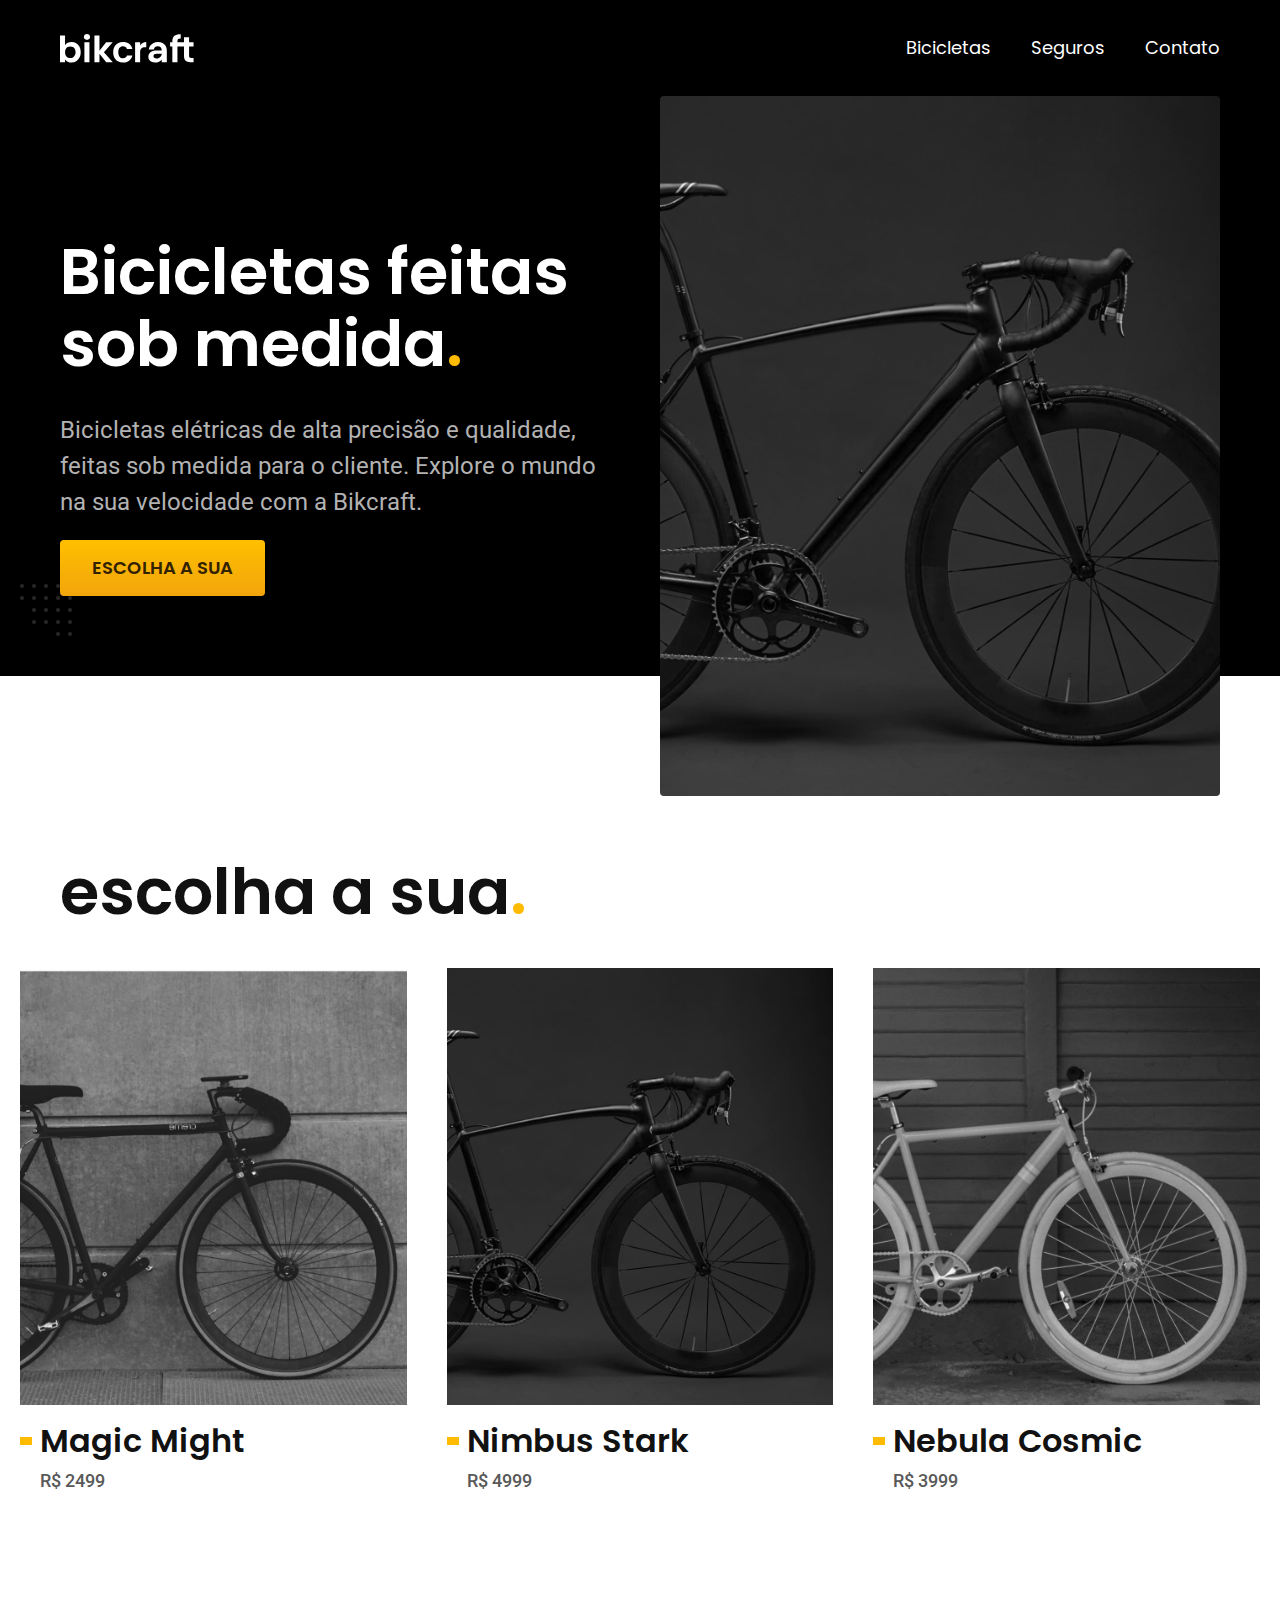
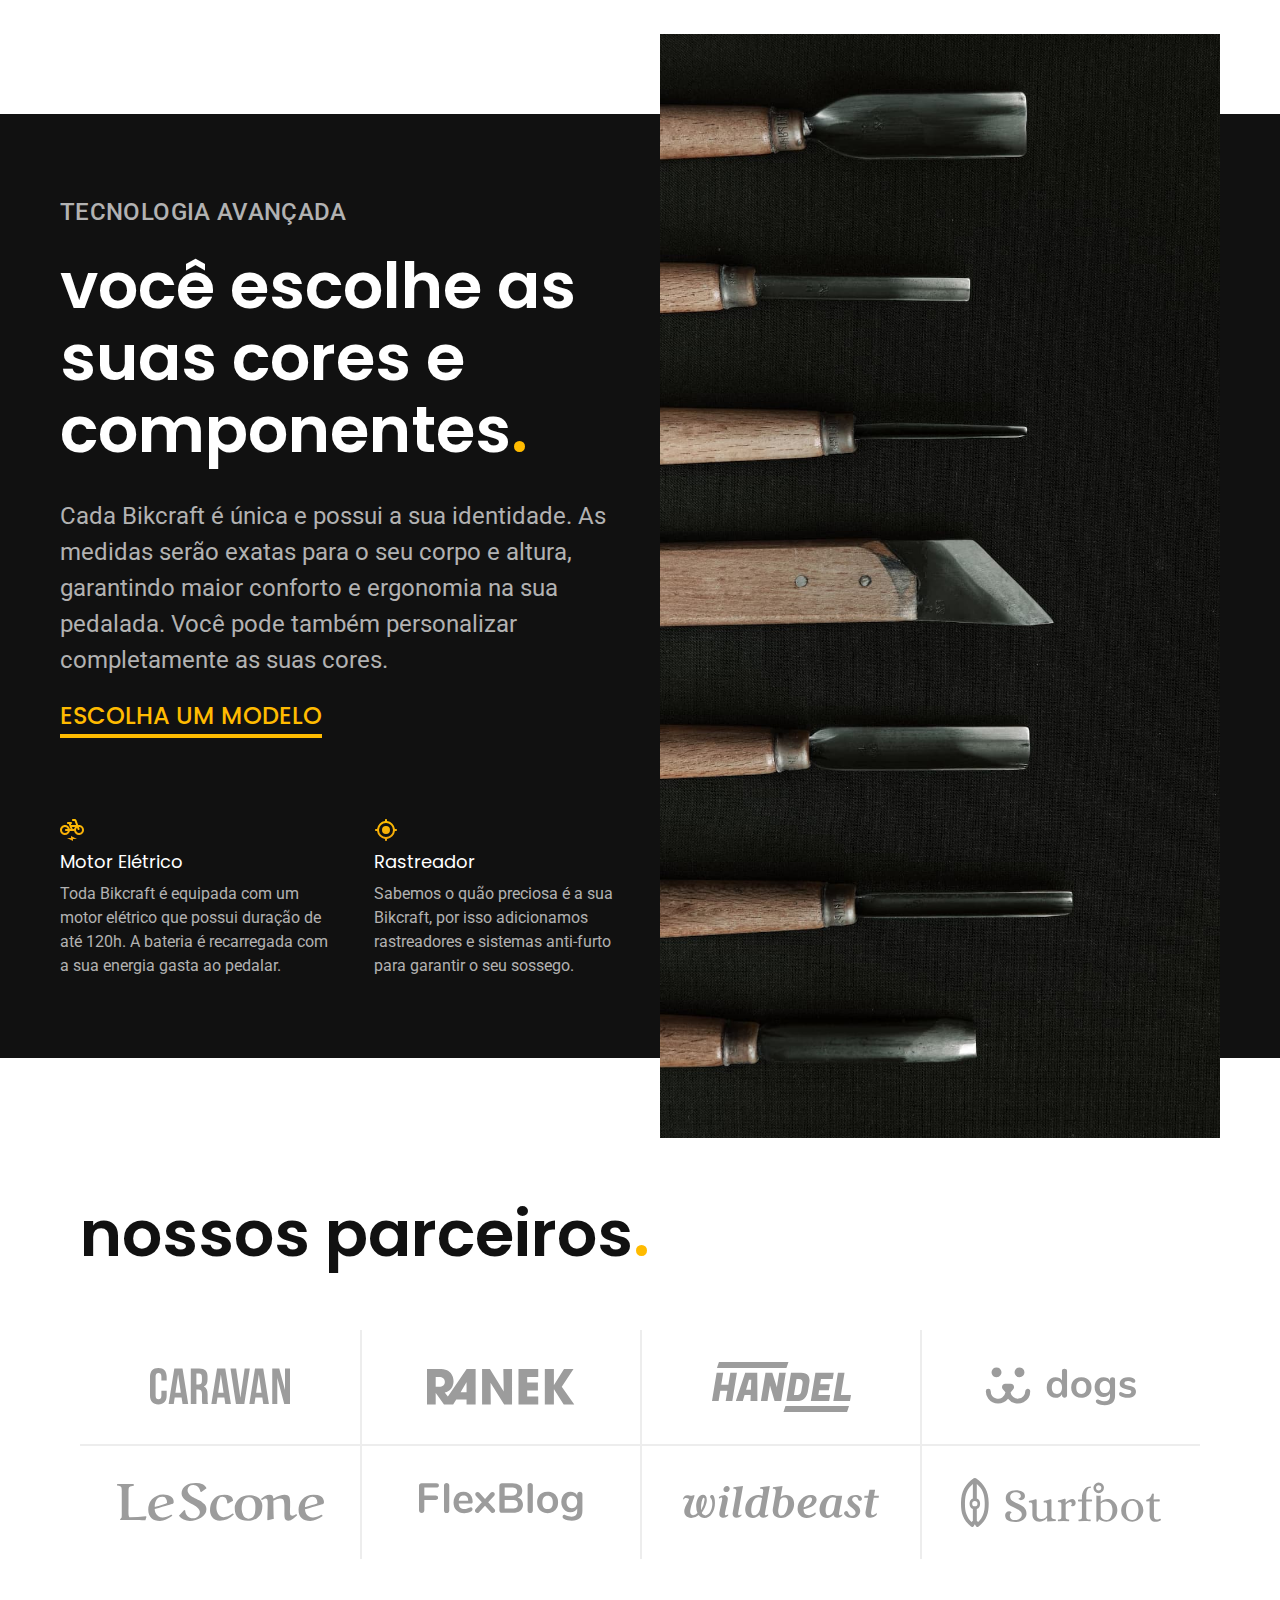
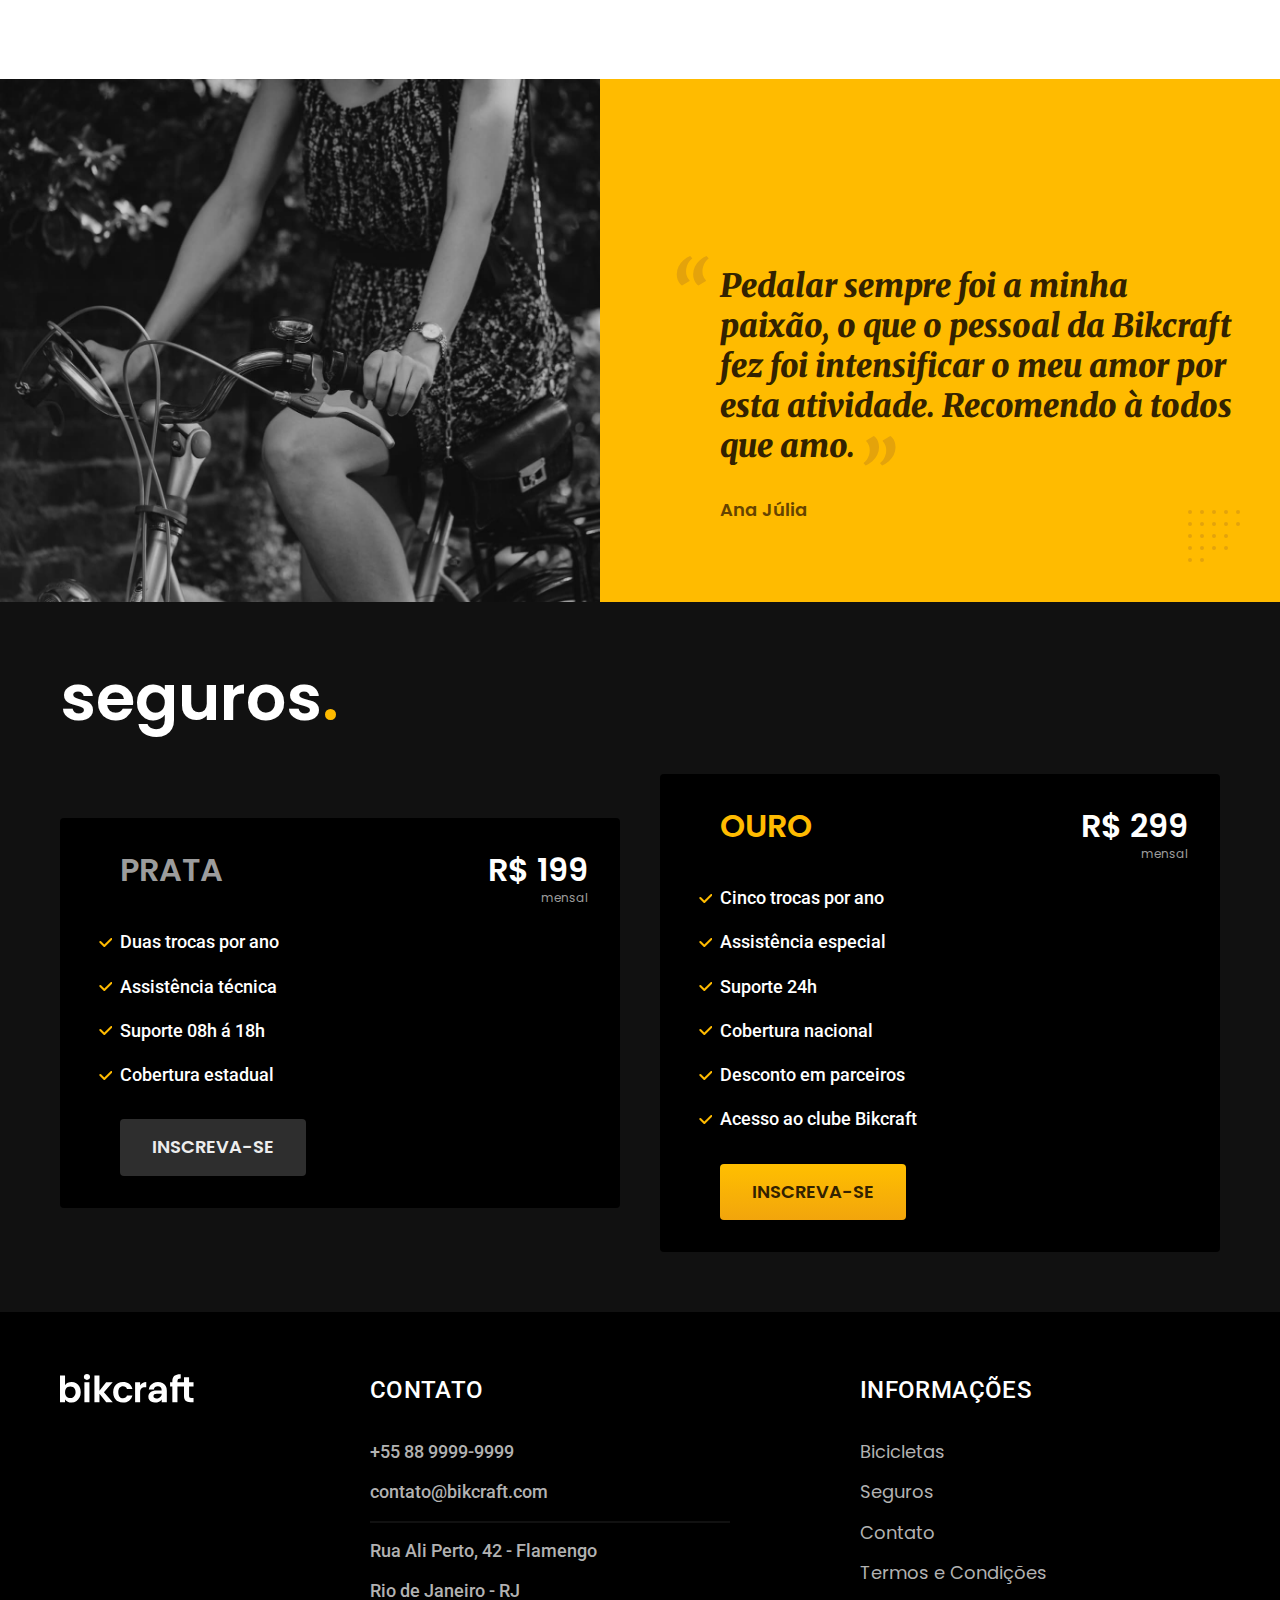
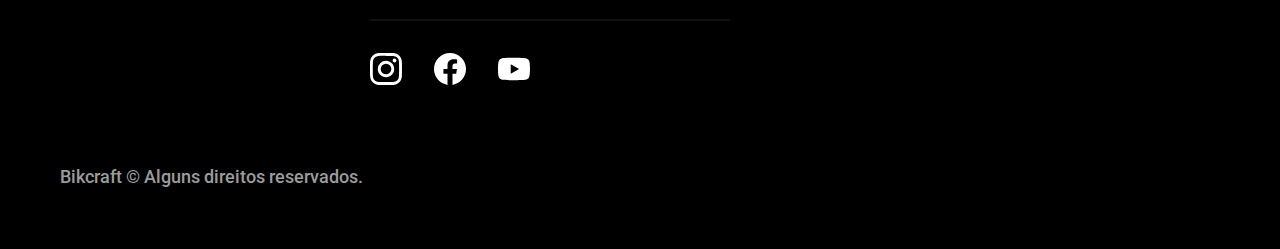
<file: index.html>
<!DOCTYPE html>
<html lang="pt-br">

<head>
  <meta charset="UTF-8">
  <meta name="viewport" content="width=device-width, initial-scale=1.0">
  <title>Bikcraft - Bicicletas Elétricas</title>
  <meta name="description" content="Bicicletas elétricas de alta precisão e qualidade,  feitas sob medida para o cliente. Explore o mundo na sua velocidade com a Bikcraft.">

  <link rel="icon" href="img/favicon.svg" type="image/svg+xml">
  <link rel="preload" href="./css/style.min.css" as="style">
  <link rel="stylesheet" href="./css/style.min.css">

  <link rel="preconnect" href="https://fonts.googleapis.com">
  <link rel="preconnect" href="https://fonts.gstatic.com" crossorigin>
  <link href="https://fonts.googleapis.com/css2?family=Merriweather:ital,wght@1,900&family=Poppins:wght@400;600&family=Roboto:wght@400;500&display=swap" rel="stylesheet">

  <script>document.documentElement.classList.add('js')</script>
</head>

<body>
  <header class="header-bg">
    <div class="header container">
      <a href="./">
        <img src="./img/bikcraft.svg" width="136" height="32" alt="bikcraft">
      </a>

      <nav aria-label="primaria">
        <ul class="header-menu font-1-m cor-0">
          <li><a href="./bicicletas.html">Bicicletas</a></li>
          <li><a href="./seguros.html">Seguros</a></li>
          <li><a href="./contato.html">Contato</a></li>
        </ul>
      </nav>
    </div>
  </header>

  <main class="introducao-bg">
    <div class="introducao container">
      <div class="introducao-conteudo">
        <h1 class="font-1-xxl cor-0 fadeInDown" data-anime="200">Bicicletas feitas sob medida<span class="cor-p1">.</span></h1>
        <p class="font-2-l cor-5 fadeInDown" data-anime="400">
          Bicicletas elétricas de alta precisão e qualidade, feitas sob medida para o cliente. Explore o mundo na sua velocidade com a Bikcraft.
        </p>
        <a class="botao fadeInDown" data-anime="600" href="./bicicletas.html">Escolha a sua</a>
      </div>
      <picture data-anime="800" class="fadeInDown">
        <source media="(max-width: 800px)" srcset="./img/bicicletas/nimbus.jpg">
        <img src="./img/fotos/introdução.jpg" width="1280" height="1600" alt="Bicicleta elétrica preta.">
      </picture>
    </div>
  </main>

  <article class="bicicletas-lista">
    <h2 class="container font-1-xxl">escolha a sua<span class="cor-p1">.</span></h2>

    <ul>
      <li>
        <a href="./bicicletas/magic.html">
          <img src="img/bicicletas/magic-home.jpg" width="920" height="1040" alt="Bicicleta preta">
          <h3 class="font-1-xl">Magic Might</h3>
          <span class="font-2-m cor-8">R$ 2499</span>
        </a>
      </li>
      <li>
        <a href="./bicicletas/nimbus.html">
          <img src="img/bicicletas/nimbus-home.jpg" width="920" height="1040" alt="Bicicleta preta">
          <h3 class="font-1-xl">Nimbus Stark</h3>
          <span class="font-2-m cor-8">R$ 4999</span>
        </a>
      </li>
      <li>
        <a href="./bicicletas/nebula.html">
          <img src="img/bicicletas/nebula-home.jpg" width="920" height="1040" alt="Bicicleta preta">
          <h3 class="font-1-xl">Nebula Cosmic</h3>
          <span class="font-2-m cor-8">R$ 3999</span>
        </a>
      </li>
    </ul>
  </article>

  <article class="tecnologia-bg">
    <div class="tecnologia container">
      <div class="tecnologia-conteudo">
        <span class="font-2-l-b cor-5">Tecnologia Avançada</span>
        <h2 class="font-1-xxl cor-0">você escolhe as suas cores e componentes<span class="cor-p1">.</span></h2>
        <p class="font-2-l cor-5">Cada Bikcraft é única e possui a sua identidade. As medidas serão exatas para o seu corpo e altura, garantindo maior conforto e ergonomia na sua pedalada. Você pode também personalizar completamente as suas cores.</p>
        <a class="link" href="./bicicletas.html">Escolha um modelo</a>
        <div class="tecnologia-vantagens">
          <div>
            <img src="img/icones/eletrica.svg" width="24" height="24" alt="">
            <h3 class="font-1-m cor-0">Motor Elétrico</h3>
            <p class="font-2-s cor-5">Toda Bikcraft é equipada com um motor elétrico que possui duração de até 120h. A bateria é recarregada com a sua energia gasta ao pedalar.</p>
          </div>
          <div>
            <img src="img/icones/rastreador.svg" width="24" height="24" alt="">
            <h3 class="font-1-m cor-0">Rastreador</h3>
            <p class="font-2-s cor-5">Sabemos o quão preciosa é a sua Bikcraft, por isso adicionamos rastreadores e sistemas anti-furto para garantir o seu sossego.</p>
          </div>
        </div>
      </div>
      <div class="tecnologia-img">
        <img src="./img/fotos/tecnologia.jpg" width="1200" height="1920" alt="">
      </div>
    </div>
  </article>

  <section class="parceiros container" aria-label="Nossos Parceiros">
    <h2 class="container font-1-xxl">nossos parceiros<span class="cor-p1">.</span></h2>
    <ul>
      <li><img src="img/parceiros/caravan.svg" width="140" height="38" alt="caravan"></li>
      <li><img src="img/parceiros/ranek.svg" width="148" height="36" alt="ranek"></li>
      <li><img src="img/parceiros/handel.svg" width="139" height="50" alt="handel"></li>
      <li><img src="img/parceiros/dogs.svg" width="152" height="39" alt="dogs"></li>
      <li><img src="img/parceiros/lescone.svg" width="207" height="38" alt="lescone"></li>
      <li><img src="img/parceiros/flexblog.svg" width="164" height="38" alt="flexblog"></li>
      <li><img src="img/parceiros/wildbeast.svg" width="196" height="34" alt="wildbeast"></li>
      <li><img src="img/parceiros/surfbot.svg" width="200" height="49" alt="surfbot"></li>
    </ul>
  </section>

  <section class="depoimento" aria-label="depoimento">
    <div>
      <img src="./img/fotos/depoimento.jpg" width="1300" height="1133" alt="pessoa pedalando uma bicicleta Bikcraft">
    </div>
    <div class="depoimento-conteudo">
      <blockquote class="font-1-xl cor-p5">
        <p>Pedalar sempre foi a minha paixão, o que o pessoal da Bikcraft fez foi intensificar o meu amor por esta atividade. Recomendo à todos que amo.</p>
      </blockquote>
      <span class="font-1-m-b cor-p4">Ana Júlia</span>
    </div>
  </section>

  <article class="seguros-bg">
    <div class="seguros container">
      <h2 class="font-1-xxl cor-0">seguros<span class="cor-p1">.</span></h2>
      <div class="seguros-item">
        <h3 class="font-1-xl cor-6">PRATA</h3>
        <span class="font-1-xl cor-0">R$ 199 <span class="font-1-xs cor-6">mensal</span></span>
        <ul class="font-2-m cor-0">
          <li>Duas trocas por ano</li>
          <li>Assistência técnica</li>
          <li>Suporte 08h á 18h</li>
          <li>Cobertura estadual</li>
        </ul>
        <a class="botao secundario" href="./orcamento.html?tipo=seguro&produto=prata">Inscreva-se</a>
      </div>
      <div class="seguros-item">
        <h3 class="font-1-xl cor-p1">OURO</h3>
        <span class="font-1-xl cor-0">R$ 299 <span class="font-1-xs cor-6">mensal</span></span>
        <ul class="font-2-m cor-0">
          <li>Cinco trocas por ano</li>
          <li>Assistência especial</li>
          <li>Suporte 24h</li>
          <li>Cobertura nacional</li>
          <li>Desconto em parceiros</li>
          <li>Acesso ao clube Bikcraft</li>
        </ul>
        <a class="botao" href="./orcamento.html?tipo=seguro&produto=ouro">Inscreva-se</a>
      </div>
    </div>
  </article>

  <footer class="footer-bg">
    <div class="footer container">
      <img src="img/bikcraft.svg" width="136" height="32" alt="Bikcraft">
      <div class="footer-contato">
        <h3 class="font-2-l-b cor-0">Contato</h3>
        <ul class="font-2-m cor-5">
          <li><a href="tel:+558899999999">+55 88 9999-9999</a></li>
          <li><a href="mailto:contato@bikcraft.com">contato@bikcraft.com</a></li>
          <li>Rua Ali Perto, 42 - Flamengo</li>
          <li>Rio de Janeiro - RJ</li>
        </ul>
        <div class="footer-redes">
          <a href="./">
            <img src="img/redes/instagram.svg" width="32" height="32" alt="Instagram">
          </a>
          <a href="./">
            <img src="img/redes/facebook.svg" width="32" height="32" alt="Facebook">
          </a>
          <a href="./">
            <img src="img/redes/youtube.svg" width="32" height="32" alt="Youtube">
          </a>
        </div>
      </div>
      <div class="footer-informacoes">
        <h3 class="font-2-l-b cor-0">Informações</h3>
        <nav>
          <ul class="font-1-m cor-5">
            <li><a href="./bicicletas.html">Bicicletas</a></li>
            <li><a href="./seguros.html">Seguros</a></li>
            <li><a href="./contato.html">Contato</a></li>
            <li><a href="./termos.html">Termos e Condições</a></li>
          </ul>
        </nav>
      </div>
      <p class="footer-copy font-2-m cor-6">Bikcraft © Alguns direitos reservados.</p>
    </div>
  </footer>
  <script src="./js/plugins/simple-anime.js"></script>
  <script src="./js/script.js"></script>
</body>

</html>
</file>
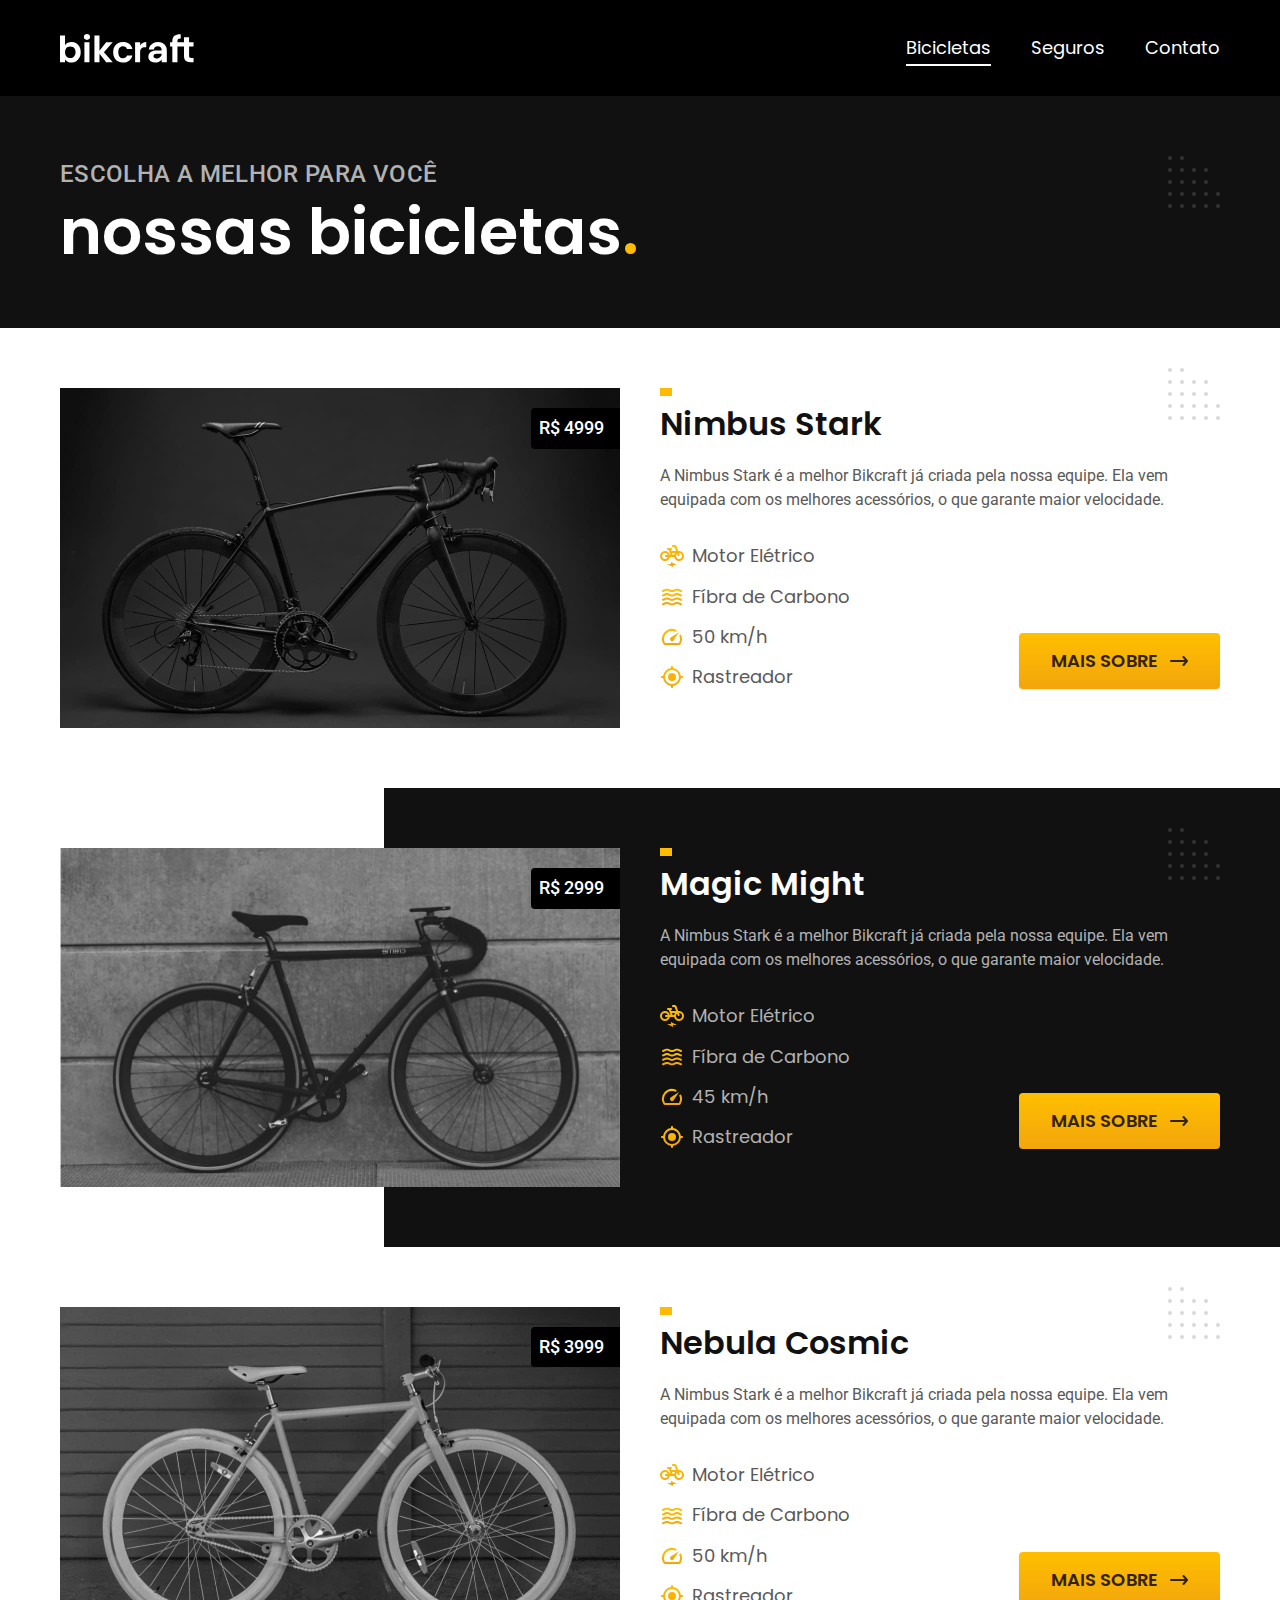
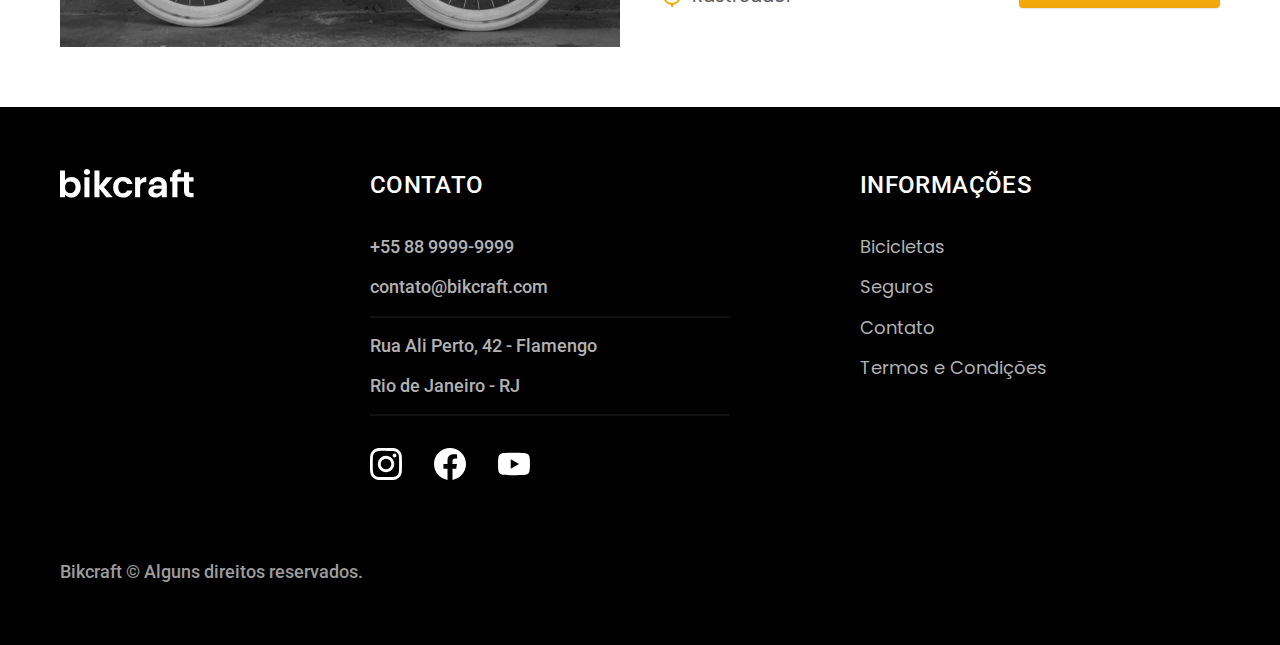
<file: bicicletas.html>
<!DOCTYPE html>
<html lang="pt-br">

<head>
  <meta charset="UTF-8">
  <meta name="viewport" content="width=device-width, initial-scale=1.0">
  <title>Bicicletas | Bikcraft - Bicicletas Elétricas</title>
  <meta name="description" content="Termos e condições">
  <link rel="icon" href="img/favicon.svg" type="image/svg+xml">
  <link rel="preload" href="/css/style.min.css" as="style">
  <link rel="stylesheet" href="css/style.min.css">

  <link rel="preconnect" href="https://fonts.googleapis.com">
  <link rel="preconnect" href="https://fonts.gstatic.com" crossorigin>
  <link href="https://fonts.googleapis.com/css2?family=Merriweather:ital,wght@1,900&family=Poppins:wght@400;600&family=Roboto:wght@400;500&display=swap" rel="stylesheet">

  <script>document.documentElement.classList.add('js')</script>
</head>

<body id="bicicletas">
  <header class="header-bg">
    <div class="header container">
      <a href="./">
        <img src="./img/bikcraft.svg" alt="bikcraft">
      </a>

      <nav aria-label="primaria">
        <ul class="header-menu font-1-m cor-0">
          <li><a href="./bicicletas.html">Bicicletas</a></li>
          <li><a href="./seguros.html">Seguros</a></li>
          <li><a href="./contato.html">Contato</a></li>
        </ul>
      </nav>
    </div>
  </header>

  <main>
    <div class="titulo-bg">
      <div class="titulo container">
        <p class="font-2-l-b cor-5">Escolha a melhor para você</p>
        <h1 class="font-1-xxl cor-0">nossas bicicletas<span class="cor-p1">.</span></h1>
      </div>
    </div>


    <div class="bicicletas container">
      <div class="bicicletas-imagem">
        <img src="./img/bicicletas/nimbus.jpg" alt="bicicleta preta">
        <span class="font-2-m cor-0">R$ 4999</span>
      </div>
      <div class="bicicletas-conteudo">
        <h2 class="font-1-xl">Nimbus Stark</h2>
        <p class="font-2-s cor-8">A Nimbus Stark é a melhor Bikcraft já criada pela nossa equipe. Ela vem equipada com os melhores acessórios, o que garante maior velocidade. </p>
        <ul class="font-1-m cor-8">
          <li><img src="./img/icones/eletrica.svg" alt="">
            Motor Elétrico
          </li>
          <li><img src="./img/icones/carbono.svg" alt="">
            Fíbra de Carbono
          </li>
          <li><img src="./img/icones/velocidade.svg" alt="">
            50 km/h
          </li>
          <li><img src="./img/icones/rastreador.svg" alt="">
            Rastreador
          </li>
        </ul>
        <a class="botao seta" href="./bicicletas/nimbus.html">Mais Sobre</a>
      </div>
    </div>

    <div class="bicicletas-bg">
      <div class="bicicletas container">
        <div class="bicicletas-imagem">
          <img src="./img/bicicletas/magic.jpg" alt="bicicleta preta">
          <span class="font-2-m cor-0">R$ 2999</span>
        </div>
        <div class="bicicletas-conteudo">
          <h2 class="font-1-xl cor-0">Magic Might</h2>
          <p class="font-2-s cor-5">A Nimbus Stark é a melhor Bikcraft já criada pela nossa equipe. Ela vem equipada com os melhores acessórios, o que garante maior velocidade. </p>
          <ul class="font-1-m cor-5">
            <li><img src="./img/icones/eletrica.svg" alt="">
              Motor Elétrico
            </li>
            <li><img src="./img/icones/carbono.svg" alt="">
              Fíbra de Carbono
            </li>
            <li><img src="./img/icones/velocidade.svg" alt="">
              45 km/h
            </li>
            <li><img src="./img/icones/rastreador.svg" alt="">
              Rastreador
            </li>
          </ul>
          <a class="botao seta" href="./bicicletas/magic.html">Mais Sobre</a>
        </div>
      </div>
    </div>


    <div class="bicicletas container">
      <div class="bicicletas-imagem">
        <img src="./img/bicicletas/nebula.jpg" alt="bicicleta preta">
        <span class="font-2-m cor-0">R$ 3999</span>
      </div>
      <div class="bicicletas-conteudo">
        <h2 class="font-1-xl">Nebula Cosmic</h2>
        <p class="font-2-s cor-8">A Nimbus Stark é a melhor Bikcraft já criada pela nossa equipe. Ela vem equipada com os melhores acessórios, o que garante maior velocidade. </p>
        <ul class="font-1-m cor-8">
          <li><img src="./img/icones/eletrica.svg" alt="">
            Motor Elétrico
          </li>
          <li><img src="./img/icones/carbono.svg" alt="">
            Fíbra de Carbono
          </li>
          <li><img src="./img/icones/velocidade.svg" alt="">
            50 km/h
          </li>
          <li><img src="./img/icones/rastreador.svg" alt="">
            Rastreador
          </li>
        </ul>
        <a class="botao seta" href="./bicicletas/nebula.html">Mais Sobre</a>
      </div>
    </div>
  </main>

  <footer class="footer-bg">
    <div class="footer container">
      <img src="img/bikcraft.svg" alt="Bikcraft">
      <div class="footer-contato">
        <h3 class="font-2-l-b cor-0">Contato</h3>
        <ul class="font-2-m cor-5">
          <li><a href="tel:+558899999999">+55 88 9999-9999</a></li>
          <li><a href="mailto:contato@bikcraft.com">contato@bikcraft.com</a></li>
          <li>Rua Ali Perto, 42 - Flamengo</li>
          <li>Rio de Janeiro - RJ</li>
        </ul>
        <div class="footer-redes">
          <a href="./">
            <img src="img/redes/instagram.svg" alt="Instagram">
          </a>
          <a href="./">
            <img src="img/redes/facebook.svg" alt="Facebook">
          </a>
          <a href="./">
            <img src="img/redes/youtube.svg" alt="Youtube">
          </a>
        </div>
      </div>
      <div class="footer-informacoes">
        <h3 class="font-2-l-b cor-0">Informações</h3>
        <nav>
          <ul class="font-1-m cor-5">
            <li><a href="./bicicletas.html">Bicicletas</a></li>
            <li><a href="./seguros.html">Seguros</a></li>
            <li><a href="./contato.html">Contato</a></li>
            <li><a href="./termos.html">Termos e Condições</a></li>
          </ul>
        </nav>
      </div>
      <p class="footer-copy font-2-m cor-6">Bikcraft © Alguns direitos reservados.</p>
    </div>
  </footer>
  <script src="./js/script.js"></script>
</body>

</html>
</file>
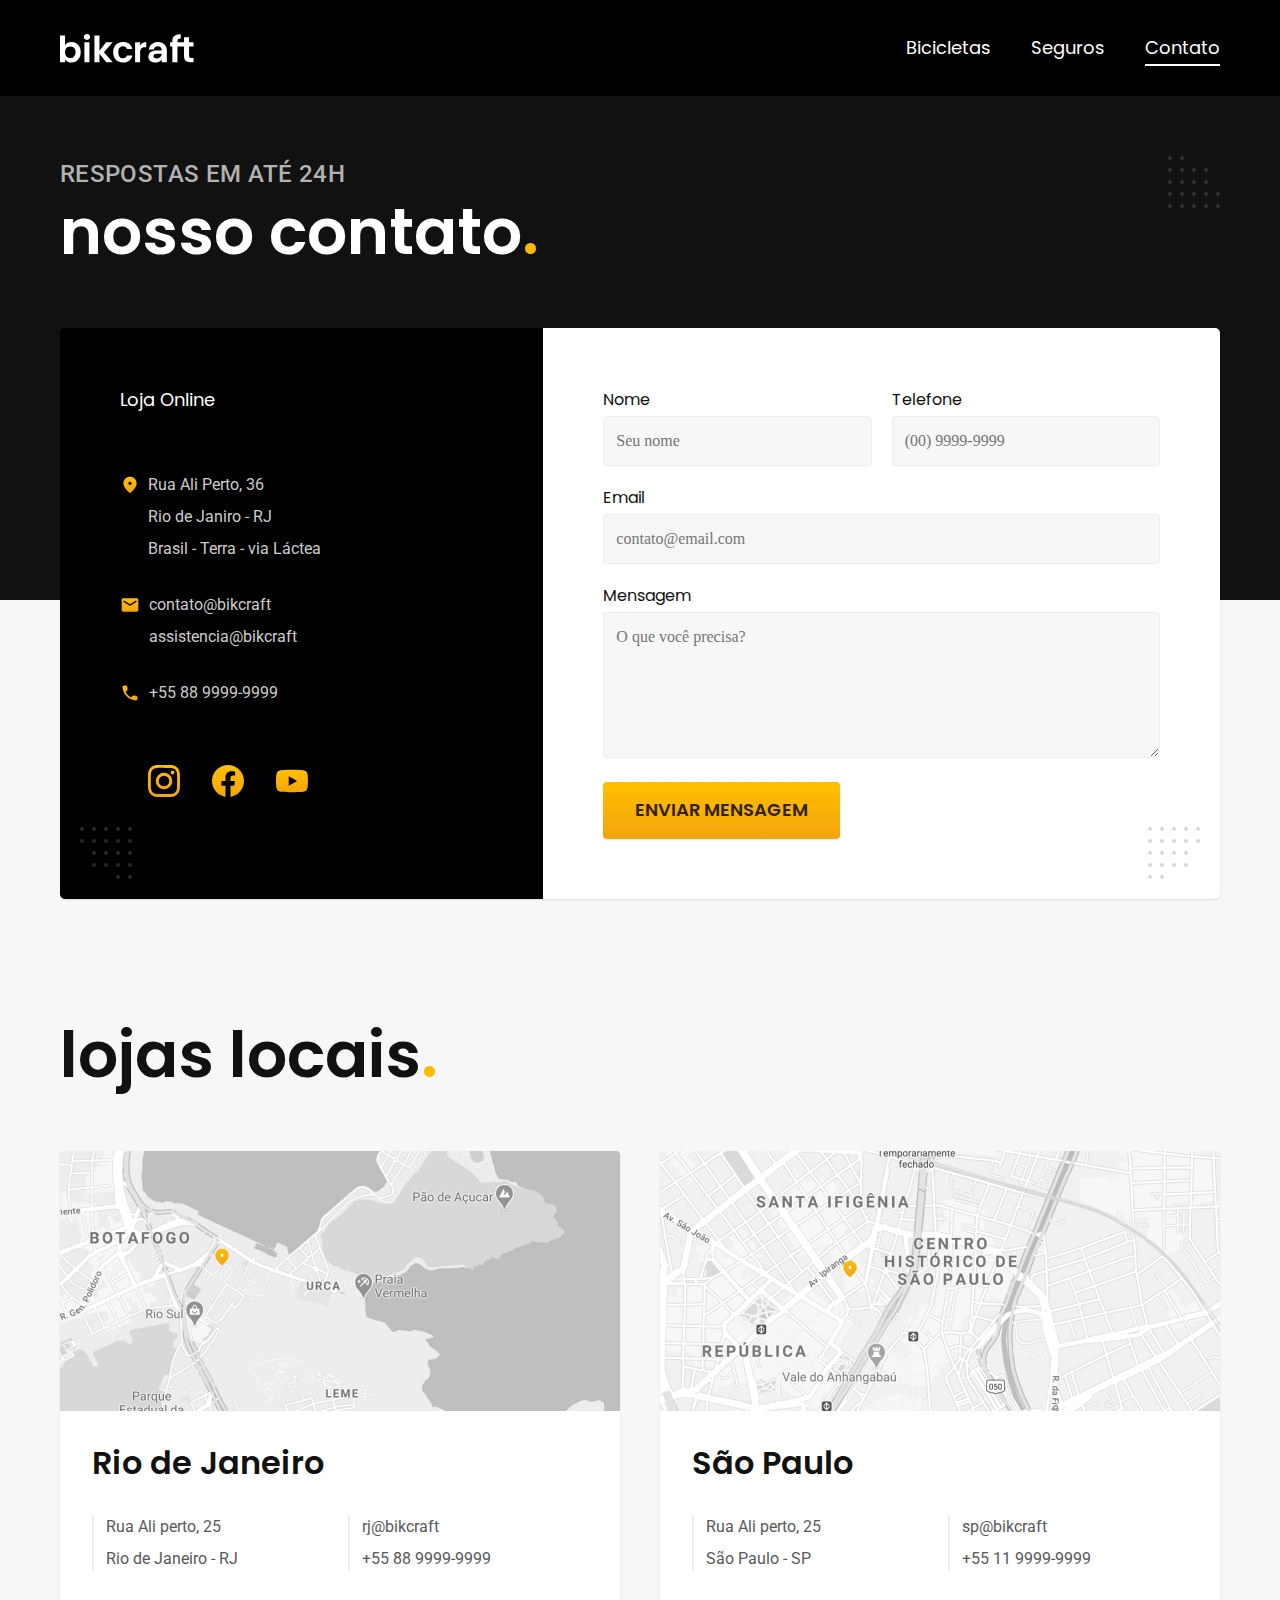
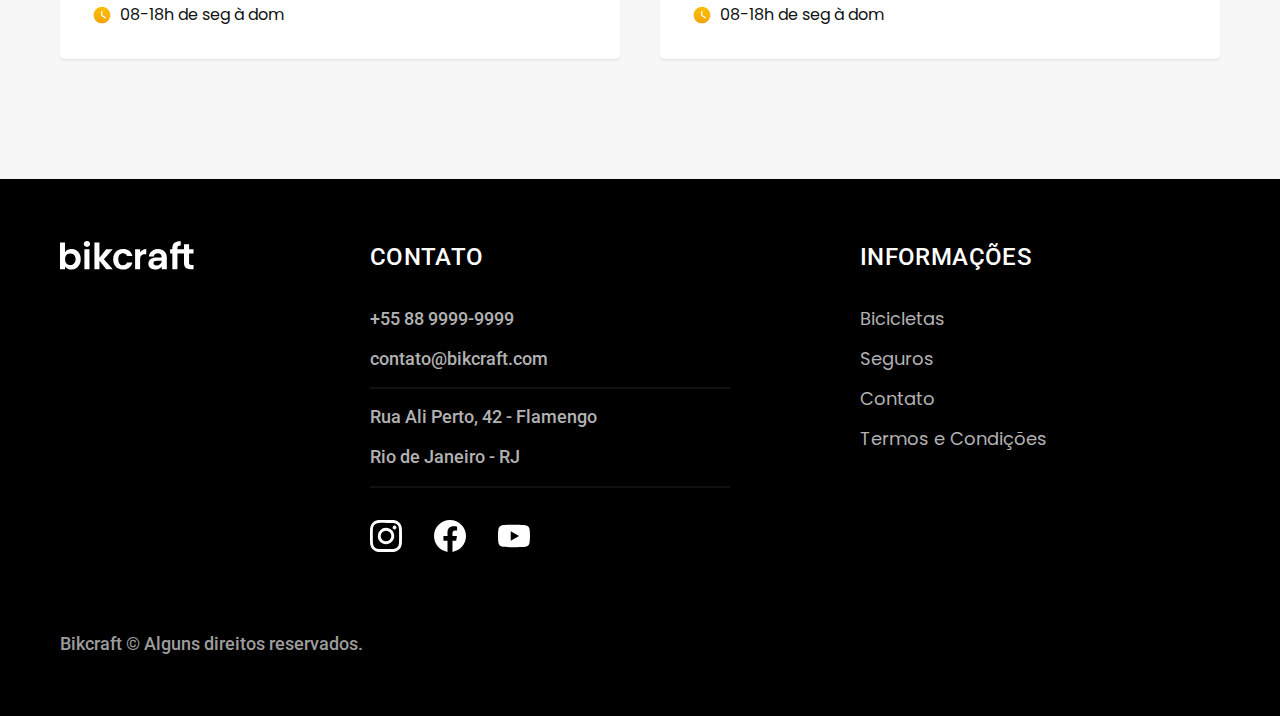
<file: contato.html>
<!DOCTYPE html>
<html lang="pt-br">

<head>
  <meta charset="UTF-8">
  <meta name="viewport" content="width=device-width, initial-scale=1.0">
  <title>Contato | Bikcraft</title>
  <meta name="description" content="Termos e condições">
  <link rel="icon" href="img/favicon.svg" type="image/svg+xml">
  <link rel="preload" href="/css/style.min.css" as="style">
  <link rel="stylesheet" href="css/style.min.css">

  <link rel="preconnect" href="https://fonts.googleapis.com">
  <link rel="preconnect" href="https://fonts.gstatic.com" crossorigin>
  <link href="https://fonts.googleapis.com/css2?family=Merriweather:ital,wght@1,900&family=Poppins:wght@400;600&family=Roboto:wght@400;500&display=swap" rel="stylesheet">

  <script>document.documentElement.classList.add('js')</script>
</head>

<body id="contato">
  <header class="header-bg">
    <div class="header container">
      <a href="./">
        <img src="./img/bikcraft.svg" alt="bikcraft">
      </a>

      <nav aria-label="primaria">
        <ul class="header-menu font-1-m cor-0">
          <li><a href="./bicicletas.html">Bicicletas</a></li>
          <li><a href="./seguros.html">Seguros</a></li>
          <li><a href="./contato.html">Contato</a></li>
        </ul>
      </nav>
    </div>
  </header>

  <main>
    <div class="titulo-bg">
      <div class="titulo container">
        <p class="font-2-l-b cor-5">respostas em até 24h</p>
        <h1 class="font-1-xxl cor-0">nosso contato<span class="cor-p1">.</span></h1>
      </div>
    </div>

    <div class="contato container">
      <section class="contato-dados" aria-label="Endereço">
        <h2 class="font-1-m cor-0">Loja Online</h2>
        <div class="contato-endereco font-2-s cor-4">
          <p>Rua Ali Perto, 36</p>
          <p>Rio de Janiro - RJ</p>
          <p>Brasil - Terra - via Láctea</p>
        </div>
        <address class="contato-meios font-2-s cor-4">
          <a href="mailto:contato@bikcraft">contato@bikcraft</a>
          <a href="mailto:assistencia@bikcraft">assistencia@bikcraft</a>
          <a href="tel:+558899999999">+55 88 9999-9999</a>
        </address>
        <div class="contato-redes">
          <a href="./">
            <img src="img/redes/instagram-p.svg" alt="Instagram">
          </a>
          <a href="./">
            <img src="img/redes/facebook-p.svg" alt="Facebook">
          </a>
          <a href="./">
            <img src="img/redes/youtube-p.svg" alt="Youtube">
          </a>
        </div>
      </section>
      <section class="contato-formulario" aria-label="Formulário">
        <form class="form" action="./enviar.php" method="post">
          <div>
            <label for="nome">Nome</label>
            <input type="text" name="nome" id="nome" placeholder="Seu nome">
          </div>
          <div>
            <label for="telefone">Telefone</label>
            <input type="text" name="telefone" id="telefone" placeholder="(00) 9999-9999">
          </div>
          <div class="col-2">
            <label for="email">Email</label>
            <input type="email" name="email" id="email" placeholder="contato@email.com" required>
          </div>
          <div class="col-2">
            <label for="mensagem">Mensagem</label>
            <textarea rows="5" name="mensagem" id="mensagem" placeholder="O que você precisa?"></textarea>
          </div>
          <button class="botao col-2">Enviar Mensagem</button>
        </form>
      </section>
    </div>

  </main>

  <article class="lojas container">
    <h2 class="font-1-xxl">lojas locais<span class="cor-p1">.</span></h2>
    <div class="lojas-item">
      <img src="./img/lojas/rj.jpg" alt="mapa marcando o endereço em Rua Ali Perto, 25 - Rio de Janeiro - RJ">
      <div class="lojas-conteudo">
        <h3 class="font-1-xl">Rio de Janeiro</h3>
        <div class="lojas-dados font-2-s cor-8">
          <p>Rua Ali perto, 25</p>
          <p>Rio de Janeiro - RJ</p>
        </div>
        <div class="lojas-dados font-2-s cor-8">
          <a href="mailto:rj@bikcraft">rj@bikcraft</a>
          <a href="tel:+558899999999">+55 88 9999-9999</a>
        </div>
        <p class="lojas-tempo font-1-s"> <img src="./img/icones/horario.svg" alt=""> 08-18h de seg à dom</p>
      </div>
    </div>

    <div class="lojas-item">
      <img src="./img/lojas/sp.jpg" alt="mapa marcando o endereço em Rua Ali Perto, 25 - São Paulo - SP">
      <div class="lojas-conteudo">
        <h3 class="font-1-xl">São Paulo</h3>
        <div class="lojas-dados font-2-s cor-8">
          <p>Rua Ali perto, 25</p>
          <p>São Paulo - SP</p>
        </div>
        <div class="lojas-dados font-2-s cor-8">
          <a href="mailto:sp@bikcraft">sp@bikcraft</a>
          <a href="tel:+558899999999">+55 11 9999-9999</a>
        </div>
        <p class="lojas-tempo font-1-s"> <img src="./img/icones/horario.svg" alt=""> 08-18h de seg à dom</p>
      </div>
    </div>
  </article>

  <footer class="footer-bg">
    <div class="footer container">
      <img src="img/bikcraft.svg" alt="Bikcraft">
      <div class="footer-contato">
        <h3 class="font-2-l-b cor-0">Contato</h3>
        <ul class="font-2-m cor-5">
          <li><a href="tel:+558899999999">+55 88 9999-9999</a></li>
          <li><a href="mailto:contato@bikcraft.com">contato@bikcraft.com</a></li>
          <li>Rua Ali Perto, 42 - Flamengo</li>
          <li>Rio de Janeiro - RJ</li>
        </ul>
        <div class="footer-redes">
          <a href="./">
            <img src="img/redes/instagram.svg" alt="Instagram">
          </a>
          <a href="./">
            <img src="img/redes/facebook.svg" alt="Facebook">
          </a>
          <a href="./">
            <img src="img/redes/youtube.svg" alt="Youtube">
          </a>
        </div>
      </div>
      <div class="footer-informacoes">
        <h3 class="font-2-l-b cor-0">Informações</h3>
        <nav>
          <ul class="font-1-m cor-5">
            <li><a href="./bicicletas.html">Bicicletas</a></li>
            <li><a href="./seguros.html">Seguros</a></li>
            <li><a href="./contato.html">Contato</a></li>
            <li><a href="./termos.html">Termos e Condições</a></li>
          </ul>
        </nav>
      </div>
      <p class="footer-copy font-2-m cor-6">Bikcraft © Alguns direitos reservados.</p>
    </div>
  </footer>
  <script src="./js/script.js"></script>
  <script src="./js/formulario.js"></script>
</body>

</html>
</file>
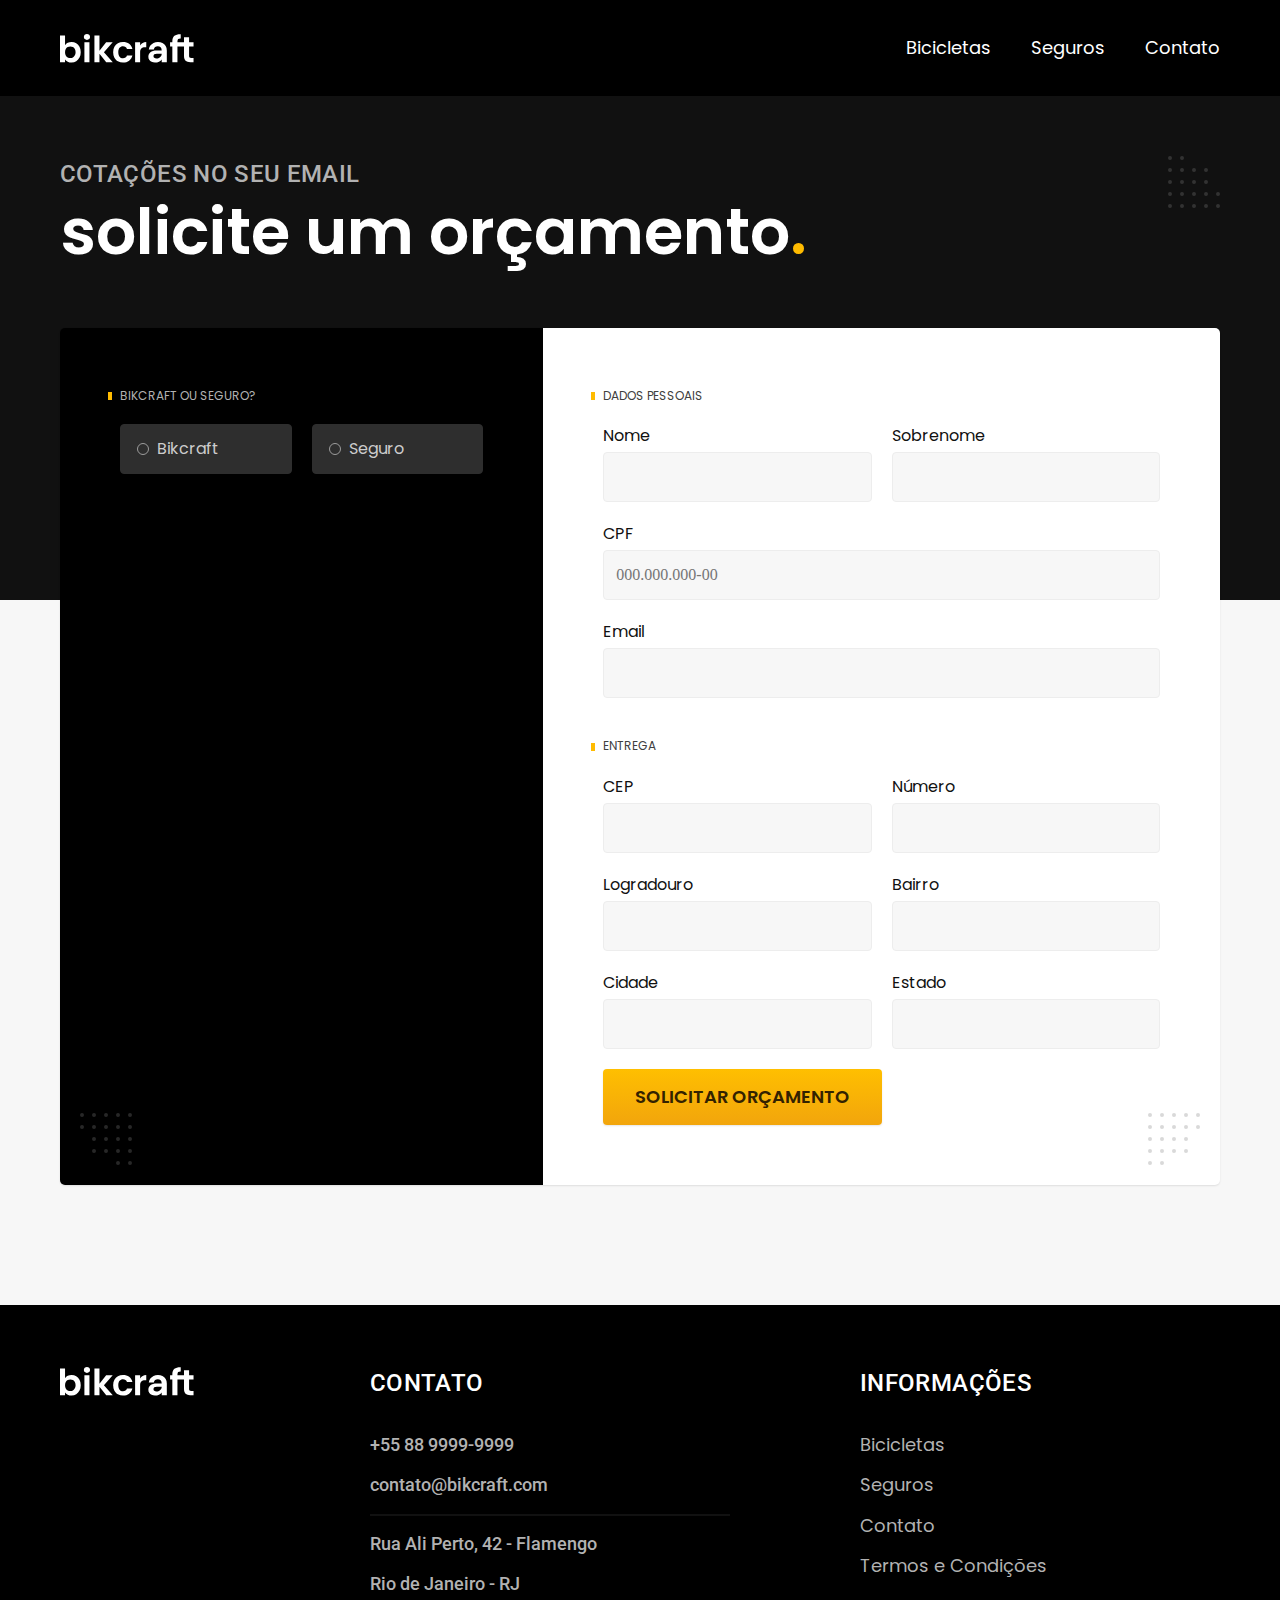
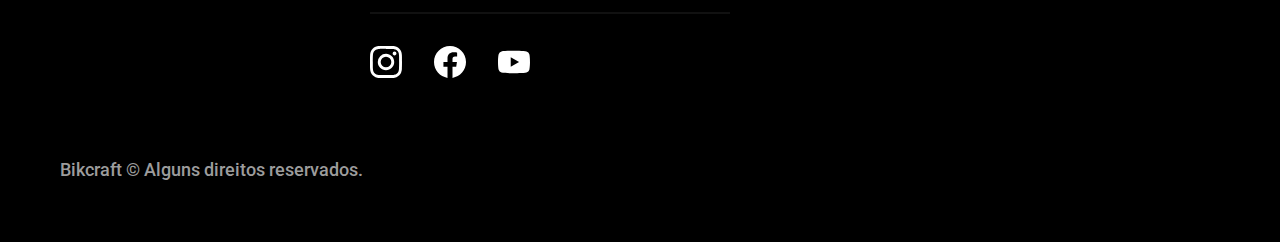
<file: orcamento.html>
<!DOCTYPE html>
<html lang="pt-br">

<head>
  <meta charset="UTF-8">
  <meta name="viewport" content="width=device-width, initial-scale=1.0">
  <title>Orçamento | Bikcraft</title>
  <meta name="description" content="Termos e condições">
  <link rel="icon" href="img/favicon.svg" type="image/svg+xml">
  <link rel="preload" href="/css/style.min.css" as="style">
  <link rel="stylesheet" href="css/style.min.css">

  <link rel="preconnect" href="https://fonts.googleapis.com">
  <link rel="preconnect" href="https://fonts.gstatic.com" crossorigin>
  <link href="https://fonts.googleapis.com/css2?family=Merriweather:ital,wght@1,900&family=Poppins:wght@400;600&family=Roboto:wght@400;500&display=swap" rel="stylesheet">

  <script>document.documentElement.classList.add('js')</script>
</head>

<body id="orcamento">
  <header class="header-bg">
    <div class="header container">
      <a href="./">
        <img src="./img/bikcraft.svg" alt="bikcraft">
      </a>

      <nav aria-label="primaria">
        <ul class="header-menu font-1-m cor-0">
          <li><a href="./bicicletas.html">Bicicletas</a></li>
          <li><a href="./seguros.html">Seguros</a></li>
          <li><a href="./contato.html">Contato</a></li>
        </ul>
      </nav>
    </div>
  </header>

  <main>
    <div class="titulo-bg">
      <div class="titulo container">
        <p class="font-2-l-b cor-5">Cotações no seu email</p>
        <h1 class="font-1-xxl cor-0">solicite um orçamento<span class="cor-p1">.</span></h1>
      </div>
    </div>

    <form class="orcamento container" action="./enviar.php" method="post">
      <div class="orcamento-produto">
        <h2 class="font-1-xs cor-5">Bikcraft ou Seguro?</h2>

        <input type="radio" name="tipo" id="bikcraft" value="bikcraft">
        <label for="bikcraft">Bikcraft</label>


        <input type="radio" name="tipo" id="seguro" value="seguro">
        <label for="seguro">Seguro</label>

        <div class="orcamento-conteudo" id="orcamento-bikcraft">
          <h2 class="font-1-xs cor-5">Escolha a sua</h2>

          <input type="radio" name="produto" id="nimbus" value="nimbus">
          <label for="nimbus">Nimbus Stark <span>R$ 4999</span> </label>
          <div class="orcamento-detalhes">
            <ul class="font-1-xs cor-8">
              <li><img src="./img/icones/eletrica.svg" alt=""> Motor Elétrico</li>
              <li><img src="./img/icones/carbono.svg" alt=""> Fibra de Carbono</li>
              <li><img src="./img/icones/velocidade.svg" alt=""> 50 km/h</li>
              <li><img src="./img/icones/rastreador.svg" alt=""> Rastreador</li>
            </ul>
            <img src="./img/bicicletas/nimbus.jpg" alt="Bicicleta preta">
          </div>

          <input type="radio" name="produto" id="magic" value="magic">
          <label for="magic">Magic Might <span>R$ 2499</span> </label>
          <div class="orcamento-detalhes">
            <ul class="font-1-xs cor-8">
              <li><img src="./img/icones/eletrica.svg" alt=""> Motor Elétrico</li>
              <li><img src="./img/icones/carbono.svg" alt=""> Fibra de Carbono</li>
              <li><img src="./img/icones/velocidade.svg" alt=""> 45 km/h</li>
              <li><img src="./img/icones/rastreador.svg" alt=""> Rastreador</li>
            </ul>
            <img src="./img/bicicletas/magic.jpg" alt="Bicicleta preta">
          </div>

          <input type="radio" name="produto" id="nebula" value="nebula">
          <label for="nebula">Nebula Cosmic <span>R$ 3999</span> </label>
          <div class="orcamento-detalhes">
            <ul class="font-1-xs cor-8">
              <li><img src="./img/icones/eletrica.svg" alt=""> Motor Elétrico</li>
              <li><img src="./img/icones/carbono.svg" alt=""> Fibra de Carbono</li>
              <li><img src="./img/icones/velocidade.svg" alt=""> 40 km/h</li>
              <li><img src="./img/icones/rastreador.svg" alt=""> Rastreador</li>
            </ul>
            <img src="./img/bicicletas/nebula.jpg" alt="Bicicleta preta">
          </div>

        </div>

        <div class="orcamento-conteudo" id="orcamento-seguro">
          <h2 class="font-1-xs cor-5">Escolha o plano</h2>

          <input type="radio" name="produto" id="prata" value="prata">
          <label for="prata">Prata <span>R$ 199</span> </label>

          <input type="radio" name="produto" id="ouro" value="ouro">
          <label for="ouro">Ouro <span>R$ 299</span> </label>
        </div>
      </div>
      <div class="orcamento-dados form">
        <h2 class="font-1-xs cor-9 col-2">dados pessoais</h2>
        <div>
          <label for="nome">Nome</label>
          <input type="text" name="nome" id="nome">
        </div>
        <div>
          <label for="sobrenome">Sobrenome</label>
          <input type="text" name="sobrenome" id="sobrenome">
        </div>
        <div class="col-2">
          <label for="cpf">CPF</label>
          <input type="text" name="cpf" id="cpf" placeholder="000.000.000-00">
        </div>
        <div class="col-2">
          <label for="email">Email</label>
          <input type="email" name="email" id="email" required>
        </div>
        <h2 class="font-1-xs cor-9 col-2">entrega</h2>
        <div>
          <label for="cep">CEP</label>
          <input type="text" name="cep" id="cep">
        </div>
        <div>
          <label for="numero">Número</label>
          <input type="text" name="numero" id="numero">
        </div>
        <div>
          <label for="logradouro">Logradouro</label>
          <input type="text" name="logradouro" id="logradouro">
        </div>
        <div>
          <label for="bairro">Bairro</label>
          <input type="text" name="bairro" id="bairro">
        </div>
        <div>
          <label for="cidade">Cidade</label>
          <input type="text" name="cidade" id="cidade">
        </div>
        <div>
          <label for="estado">Estado</label>
          <input type="text" name="estado" id="estado">
        </div>
        <button class="botao col-2">Solicitar Orçamento</button>
      </div>
    </form>
  </main>

  <footer class="footer-bg">
    <div class="footer container">
      <img src="img/bikcraft.svg" alt="Bikcraft">
      <div class="footer-contato">
        <h3 class="font-2-l-b cor-0">Contato</h3>
        <ul class="font-2-m cor-5">
          <li><a href="tel:+558899999999">+55 88 9999-9999</a></li>
          <li><a href="mailto:contato@bikcraft.com">contato@bikcraft.com</a></li>
          <li>Rua Ali Perto, 42 - Flamengo</li>
          <li>Rio de Janeiro - RJ</li>
        </ul>
        <div class="footer-redes">
          <a href="./">
            <img src="img/redes/instagram.svg" alt="Instagram">
          </a>
          <a href="./">
            <img src="img/redes/facebook.svg" alt="Facebook">
          </a>
          <a href="./">
            <img src="img/redes/youtube.svg" alt="Youtube">
          </a>
        </div>
      </div>
      <div class="footer-informacoes">
        <h3 class="font-2-l-b cor-0">Informações</h3>
        <nav>
          <ul class="font-1-m cor-5">
            <li><a href="./bicicletas.html">Bicicletas</a></li>
            <li><a href="./seguros.html">Seguros</a></li>
            <li><a href="./contato.html">Contato</a></li>
            <li><a href="./termos.html">Termos e Condições</a></li>
          </ul>
        </nav>
      </div>
      <p class="footer-copy font-2-m cor-6">Bikcraft © Alguns direitos reservados.</p>
    </div>
  </footer>
  <script src="./js/script.js"></script>
  <script src="./js/formulario.js"></script>
</body>

</html>
</file>
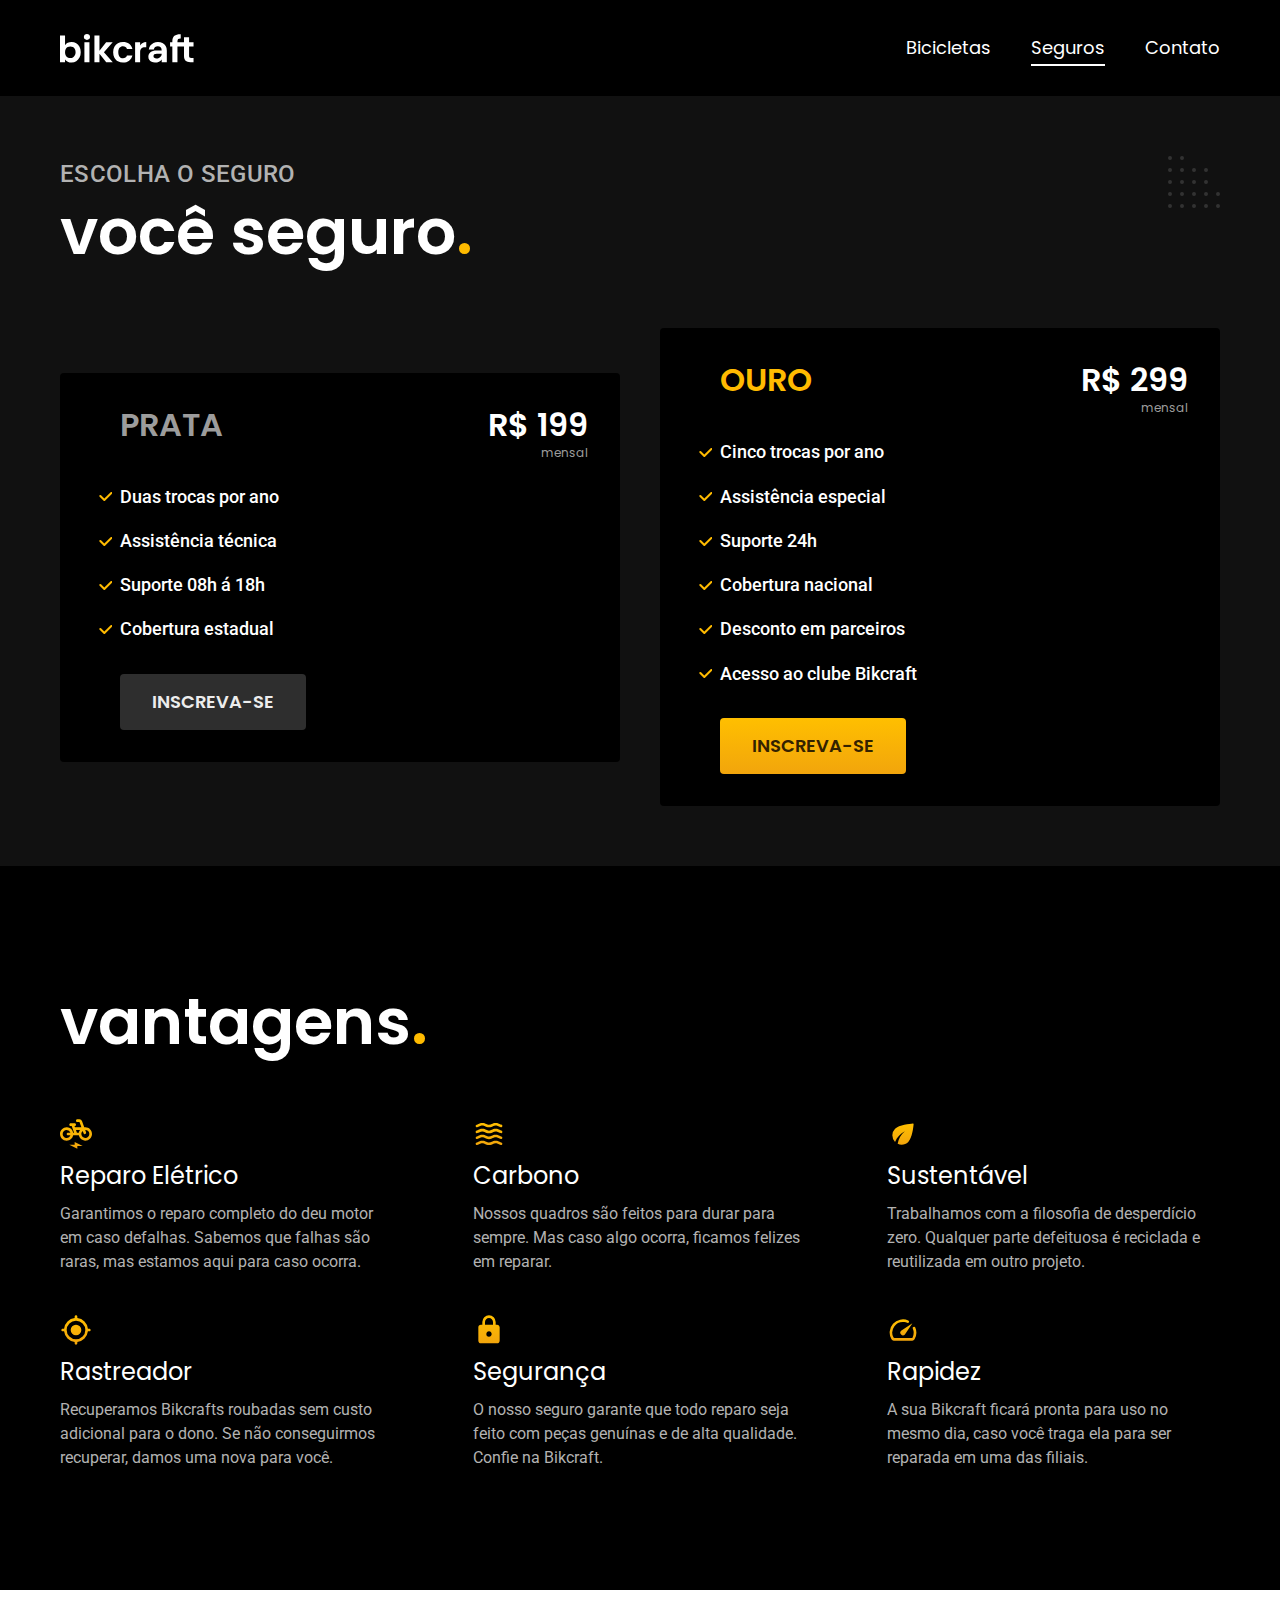
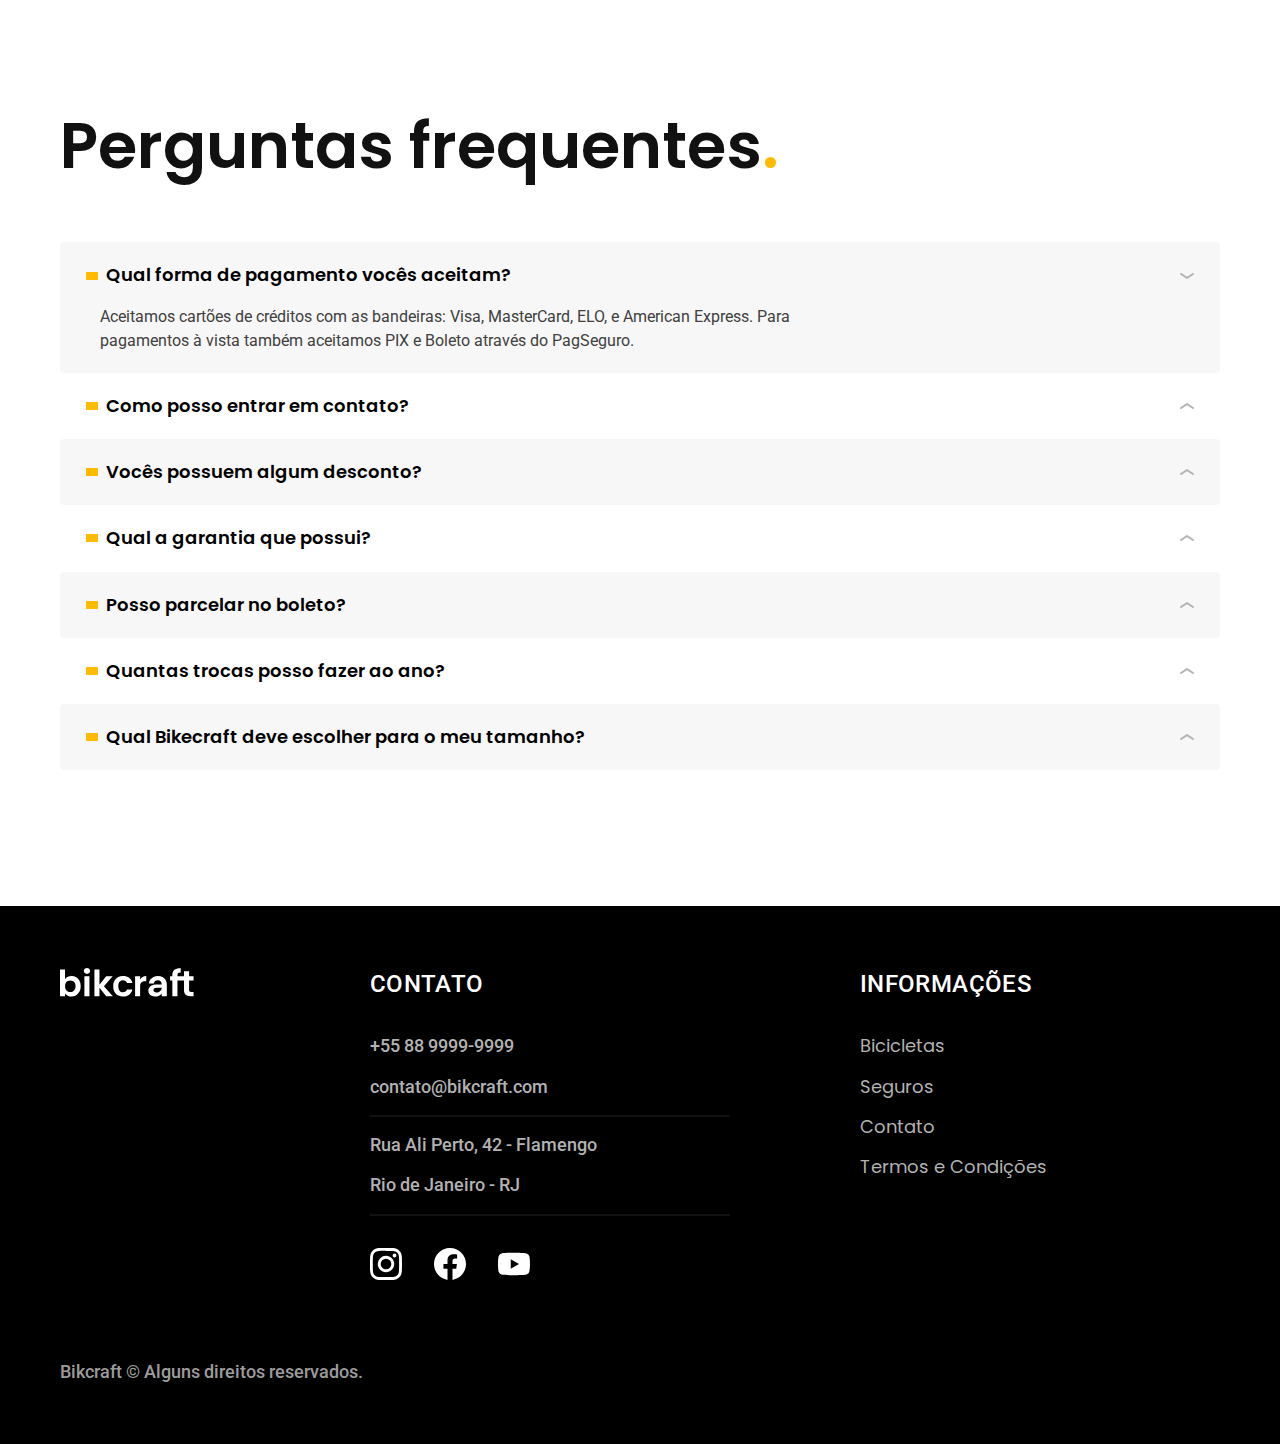
<file: seguros.html>
<!DOCTYPE html>
<html lang="pt-br">

<head>
  <meta charset="UTF-8">
  <meta name="viewport" content="width=device-width, initial-scale=1.0">
  <title>Seguros | Bikcraft</title>
  <meta name="description" content="Termos e condições">
  <link rel="icon" href="img/favicon.svg" type="image/svg+xml">
  <link rel="preload" href="/css/style.min.css" as="style">
  <link rel="stylesheet" href="css/style.min.css">

  <link rel="preconnect" href="https://fonts.googleapis.com">
  <link rel="preconnect" href="https://fonts.gstatic.com" crossorigin>
  <link href="https://fonts.googleapis.com/css2?family=Merriweather:ital,wght@1,900&family=Poppins:wght@400;600&family=Roboto:wght@400;500&display=swap" rel="stylesheet">

  <script>document.documentElement.classList.add('js')</script>
</head>

<body id="seguros">
  <header class="header-bg">
    <div class="header container">
      <a href="./">
        <img src="./img/bikcraft.svg" alt="bikcraft">
      </a>

      <nav aria-label="primaria">
        <ul class="header-menu font-1-m cor-0">
          <li><a href="./bicicletas.html">Bicicletas</a></li>
          <li><a href="./seguros.html">Seguros</a></li>
          <li><a href="./contato.html">Contato</a></li>
        </ul>
      </nav>
    </div>
  </header>

  <main class="seguros-bg">
    <div class="titulo-bg">
      <div class="titulo container">
        <p class="font-2-l-b cor-5">escolha o seguro</p>
        <h1 class="font-1-xxl cor-0">você seguro<span class="cor-p1">.</span></h1>
      </div>
    </div>

    <div class="seguros container">
      <div class="seguros-item fadeInLeft" data-anime="200">
        <h3 class="font-1-xl cor-6">PRATA</h3>
        <span class="font-1-xl cor-0">R$ 199 <span class="font-1-xs cor-6">mensal</span></span>
        <ul class="font-2-m cor-0">
          <li>Duas trocas por ano</li>
          <li>Assistência técnica</li>
          <li>Suporte 08h á 18h</li>
          <li>Cobertura estadual</li>
        </ul>
        <a class="botao secundario" href="./orcamento.html?tipo=seguro&produto=prata">Inscreva-se</a>
      </div>
      <div class="seguros-item fadeInRight" data-anime="400">
        <h3 class="font-1-xl cor-p1">OURO</h3>
        <span class="font-1-xl cor-0">R$ 299 <span class="font-1-xs cor-6">mensal</span></span>
        <ul class="font-2-m cor-0">
          <li>Cinco trocas por ano</li>
          <li>Assistência especial</li>
          <li>Suporte 24h</li>
          <li>Cobertura nacional</li>
          <li>Desconto em parceiros</li>
          <li>Acesso ao clube Bikcraft</li>
        </ul>
        <a class="botao" href="./orcamento.html?tipo=seguro&produto=ouro">Inscreva-se</a>
      </div>
    </div>
  </main>

  <article class="vantagens-bg">
    <div class="vantagens container">
      <h2 class="font-1-xxl cor-0">vantagens<span class="cor-p1">.</span></h2>
      <ul>
        <li>
          <img src="img/icones/eletrica.svg" alt="">
          <h3 class="font-1-l cor-0">Reparo Elétrico</h3>
          <p class="font-2-s cor-5">Garantimos o reparo completo do deu motor em caso defalhas. Sabemos que falhas são raras, mas estamos aqui para caso ocorra.
          </p>
        </li>
        <li>
          <img src="img/icones/carbono.svg" alt="">
          <h3 class="font-1-l cor-0">Carbono</h3>
          <p class="font-2-s cor-5">Nossos quadros são feitos para durar para sempre. Mas caso algo ocorra, ficamos felizes em reparar.
          </p>
        </li>
        <li>
          <img src="img/icones/sustentavel.svg" alt="">
          <h3 class="font-1-l cor-0">Sustentável</h3>
          <p class="font-2-s cor-5">Trabalhamos com a filosofia de desperdício zero. Qualquer parte defeituosa é reciclada e reutilizada em outro projeto.
          </p>
        </li>
        <li>
          <img src="img/icones/rastreador.svg" alt="">
          <h3 class="font-1-l cor-0">Rastreador</h3>
          <p class="font-2-s cor-5">Recuperamos Bikcrafts roubadas sem custo adicional para o dono. Se não conseguirmos recuperar, damos uma nova para você.
          </p>
        </li>
        <li>
          <img src="img/icones/seguro.svg" alt="">
          <h3 class="font-1-l cor-0">Segurança</h3>
          <p class="font-2-s cor-5">O nosso seguro garante que todo reparo seja feito com peças genuínas e de alta qualidade. Confie na Bikcraft.
          </p>
        </li>
        <li>
          <img src="img/icones/velocidade.svg" alt="">
          <h3 class="font-1-l cor-0">Rapidez</h3>
          <p class="font-2-s cor-5">A sua Bikcraft ficará pronta para uso no mesmo dia, caso você traga ela para ser reparada em uma das filiais.
          </p>
        </li>
      </ul>
    </div>
  </article>

  <article class="perguntas container">
    <h2 class="font-1-xxl">Perguntas frequentes<span class="cor-p1">.</span></h2>

    <dl>
      <div>
        <dt><button class="font-1-m-b" aria-controls="pergunta1" aria-expanded="true"> Qual forma de pagamento vocês aceitam? </button></dt>
        <dd id="pergunta1" class="font-2-s cor-9 ativa">Aceitamos cartões de créditos com as bandeiras: Visa, MasterCard, ELO, e American Express. Para pagamentos à vista também aceitamos PIX e Boleto através do PagSeguro.</dd>
      </div>
      <div>
        <dt><button class="font-1-m-b" aria-controls="pergunta2" aria-expanded="false"> Como posso entrar em contato? </button></dt>
        <dd id="pergunta2" class="font-2-s cor-9">Aceitamos cartões de créditos com as bandeiras: Visa, MasterCard, ELO, e American Express. Para pagamentos à vista também aceitamos PIX e Boleto através do PagSeguro.</dd>
      </div>
      <div>
        <dt><button class="font-1-m-b" aria-controls="pergunta3" aria-expanded="false"> Vocês possuem algum desconto? </button></dt>
        <dd id="pergunta3" class="font-2-s cor-9">Aceitamos cartões de créditos com as bandeiras: Visa, MasterCard, ELO, e American Express. Para pagamentos à vista também aceitamos PIX e Boleto através do PagSeguro.</dd>
      </div>
      <div>
        <dt><button class="font-1-m-b" aria-controls="pergunta4" aria-expanded="false"> Qual a garantia que possui? </button></dt>
        <dd id="pergunta4" class="font-2-s cor-9">Aceitamos cartões de créditos com as bandeiras: Visa, MasterCard, ELO, e American Express. Para pagamentos à vista também aceitamos PIX e Boleto através do PagSeguro.</dd>
      </div>
      <div>
        <dt><button class="font-1-m-b" aria-controls="pergunta5" aria-expanded="false"> Posso parcelar no boleto? </button></dt>
        <dd id="pergunta5" class="font-2-s cor-9">Aceitamos cartões de créditos com as bandeiras: Visa, MasterCard, ELO, e American Express. Para pagamentos à vista também aceitamos PIX e Boleto através do PagSeguro.</dd>
      </div>
      <div>
        <dt><button class="font-1-m-b" aria-controls="pergunta6" aria-expanded="false"> Quantas trocas posso fazer ao ano? </button></dt>
        <dd id="pergunta6" class="font-2-s cor-9">Aceitamos cartões de créditos com as bandeiras: Visa, MasterCard, ELO, e American Express. Para pagamentos à vista também aceitamos PIX e Boleto através do PagSeguro.</dd>
      </div>
      <div>
        <dt><button class="font-1-m-b" aria-controls="pergunta7" aria-expanded="false"> Qual Bikecraft deve escolher para o meu tamanho? </button></dt>
        <dd id="pergunta7" class="font-2-s cor-9">Aceitamos cartões de créditos com as bandeiras: Visa, MasterCard, ELO, e American Express. Para pagamentos à vista também aceitamos PIX e Boleto através do PagSeguro.</dd>
      </div>
    </dl>
  </article>

  <footer class="footer-bg">
    <div class="footer container">
      <img src="img/bikcraft.svg" alt="Bikcraft">
      <div class="footer-contato">
        <h3 class="font-2-l-b cor-0">Contato</h3>
        <ul class="font-2-m cor-5">
          <li><a href="tel:+558899999999">+55 88 9999-9999</a></li>
          <li><a href="mailto:contato@bikcraft.com">contato@bikcraft.com</a></li>
          <li>Rua Ali Perto, 42 - Flamengo</li>
          <li>Rio de Janeiro - RJ</li>
        </ul>
        <div class="footer-redes">
          <a href="./">
            <img src="img/redes/instagram.svg" alt="Instagram">
          </a>
          <a href="./">
            <img src="img/redes/facebook.svg" alt="Facebook">
          </a>
          <a href="./">
            <img src="img/redes/youtube.svg" alt="Youtube">
          </a>
        </div>
      </div>
      <div class="footer-informacoes">
        <h3 class="font-2-l-b cor-0">Informações</h3>
        <nav>
          <ul class="font-1-m cor-5">
            <li><a href="./bicicletas.html">Bicicletas</a></li>
            <li><a href="./seguros.html">Seguros</a></li>
            <li><a href="./contato.html">Contato</a></li>
            <li><a href="./termos.html">Termos e Condições</a></li>
          </ul>
        </nav>
      </div>
      <p class="footer-copy font-2-m cor-6">Bikcraft © Alguns direitos reservados.</p>
    </div>
  </footer>
  <script src="./js/plugins/simple-anime.js"></script>
  <script src="./js/script.js"></script>
</body>

</html>
</file>
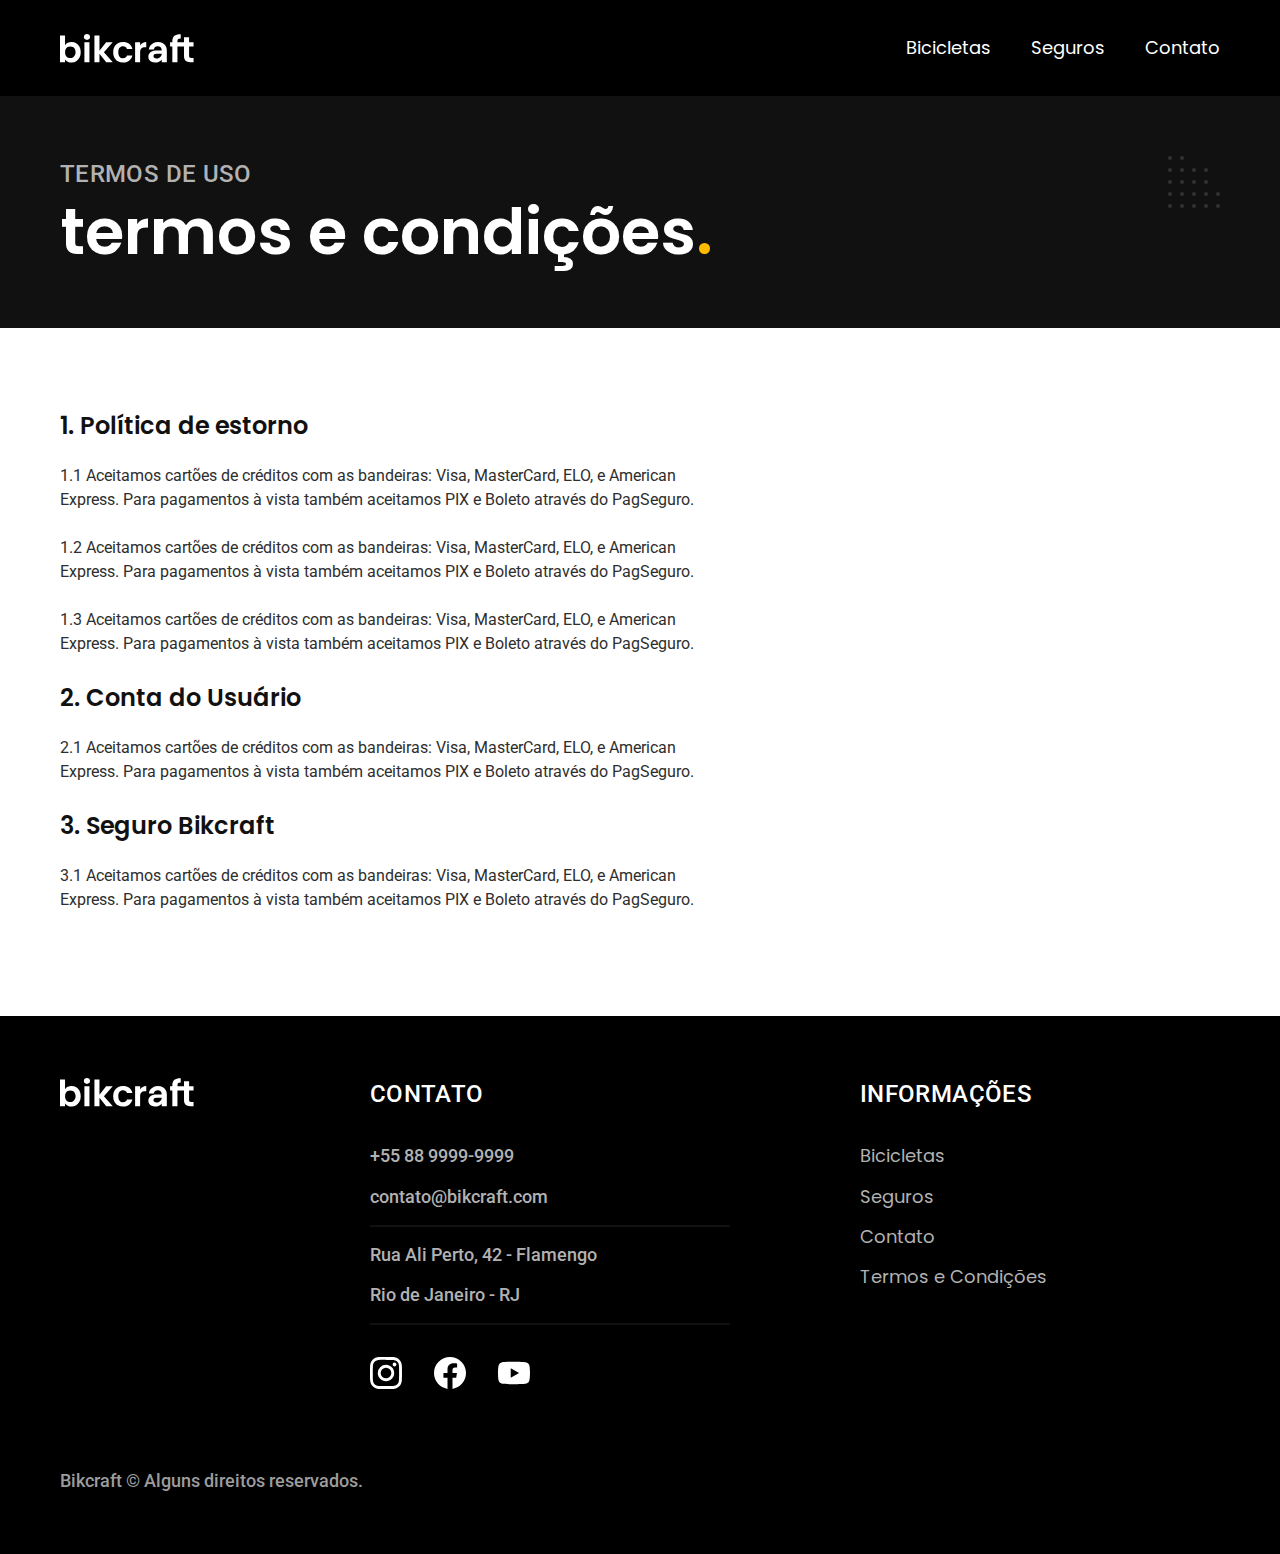
<file: termos.html>
<!DOCTYPE html>
<html lang="pt-br">

<head>
  <meta charset="UTF-8">
  <meta name="viewport" content="width=device-width, initial-scale=1.0">
  <title>Termos e condições | Bikcraft - Bicicletas Elétricas</title>
  <meta name="description" content="Termos e condições">
  <link rel="icon" href="img/favicon.svg" type="image/svg+xml">
  <link rel="preload" href="/css/style.min.css" as="style">
  <link rel="stylesheet" href="css/style.min.css">

  <link rel="preconnect" href="https://fonts.googleapis.com">
  <link rel="preconnect" href="https://fonts.gstatic.com" crossorigin>
  <link href="https://fonts.googleapis.com/css2?family=Merriweather:ital,wght@1,900&family=Poppins:wght@400;600&family=Roboto:wght@400;500&display=swap" rel="stylesheet">

  <script>document.documentElement.classList.add('js')</script>
</head>

<body id="termos">
  <header class="header-bg">
    <div class="header container">
      <a href="./">
        <img src="./img/bikcraft.svg" alt="bikcraft">
      </a>

      <nav aria-label="primaria">
        <ul class="header-menu font-1-m cor-0">
          <li><a href="./bicicletas.html">Bicicletas</a></li>
          <li><a href="./seguros.html">Seguros</a></li>
          <li><a href="./contato.html">Contato</a></li>
        </ul>
      </nav>
    </div>
  </header>

  <main>
    <div class="titulo-bg">
      <div class="titulo container">
        <p class="font-2-l-b cor-5">Termos de uso</p>
        <h1 class="font-1-xxl cor-0">termos e condições<span class="cor-p1">.</span></h1>
      </div>
    </div>

    <div class="termos font-2-s cor-10 container">
      <h2 class="font-1-l cor-11">1. Política de estorno</h2>
      <p>1.1 Aceitamos cartões de créditos com as bandeiras: Visa, MasterCard, ELO, e American Express. Para pagamentos à vista também aceitamos PIX e Boleto através do PagSeguro.</p>
      <p>1.2 Aceitamos cartões de créditos com as bandeiras: Visa, MasterCard, ELO, e American Express. Para pagamentos à vista também aceitamos PIX e Boleto através do PagSeguro.</p>
      <p>1.3 Aceitamos cartões de créditos com as bandeiras: Visa, MasterCard, ELO, e American Express. Para pagamentos à vista também aceitamos PIX e Boleto através do PagSeguro.</p>
      <h2 class="font-1-l cor-11">2. Conta do Usuário</h2>
      <p>2.1 Aceitamos cartões de créditos com as bandeiras: Visa, MasterCard, ELO, e American Express. Para pagamentos à vista também aceitamos PIX e Boleto através do PagSeguro.</p>
      <h2 class="font-1-l cor-11">3. Seguro Bikcraft</h2>
      <p>3.1 Aceitamos cartões de créditos com as bandeiras: Visa, MasterCard, ELO, e American Express. Para pagamentos à vista também aceitamos PIX e Boleto através do PagSeguro.</p>
    </div>
  </main>

  <footer class="footer-bg">
    <div class="footer container">
      <img src="img/bikcraft.svg" alt="Bikcraft">
      <div class="footer-contato">
        <h3 class="font-2-l-b cor-0">Contato</h3>
        <ul class="font-2-m cor-5">
          <li><a href="tel:+558899999999">+55 88 9999-9999</a></li>
          <li><a href="mailto:contato@bikcraft.com">contato@bikcraft.com</a></li>
          <li>Rua Ali Perto, 42 - Flamengo</li>
          <li>Rio de Janeiro - RJ</li>
        </ul>
        <div class="footer-redes">
          <a href="./">
            <img src="img/redes/instagram.svg" alt="Instagram">
          </a>
          <a href="./">
            <img src="img/redes/facebook.svg" alt="Facebook">
          </a>
          <a href="./">
            <img src="img/redes/youtube.svg" alt="Youtube">
          </a>
        </div>
      </div>
      <div class="footer-informacoes">
        <h3 class="font-2-l-b cor-0">Informações</h3>
        <nav>
          <ul class="font-1-m cor-5">
            <li><a href="./bicicletas.html">Bicicletas</a></li>
            <li><a href="./seguros.html">Seguros</a></li>
            <li><a href="./contato.html">Contato</a></li>
            <li><a href="./termos.html">Termos e Condições</a></li>
          </ul>
        </nav>
      </div>
      <p class="footer-copy font-2-m cor-6">Bikcraft © Alguns direitos reservados.</p>
    </div>
  </footer>
  <script src="./js/script.js"></script>
</body>

</html>
</file>
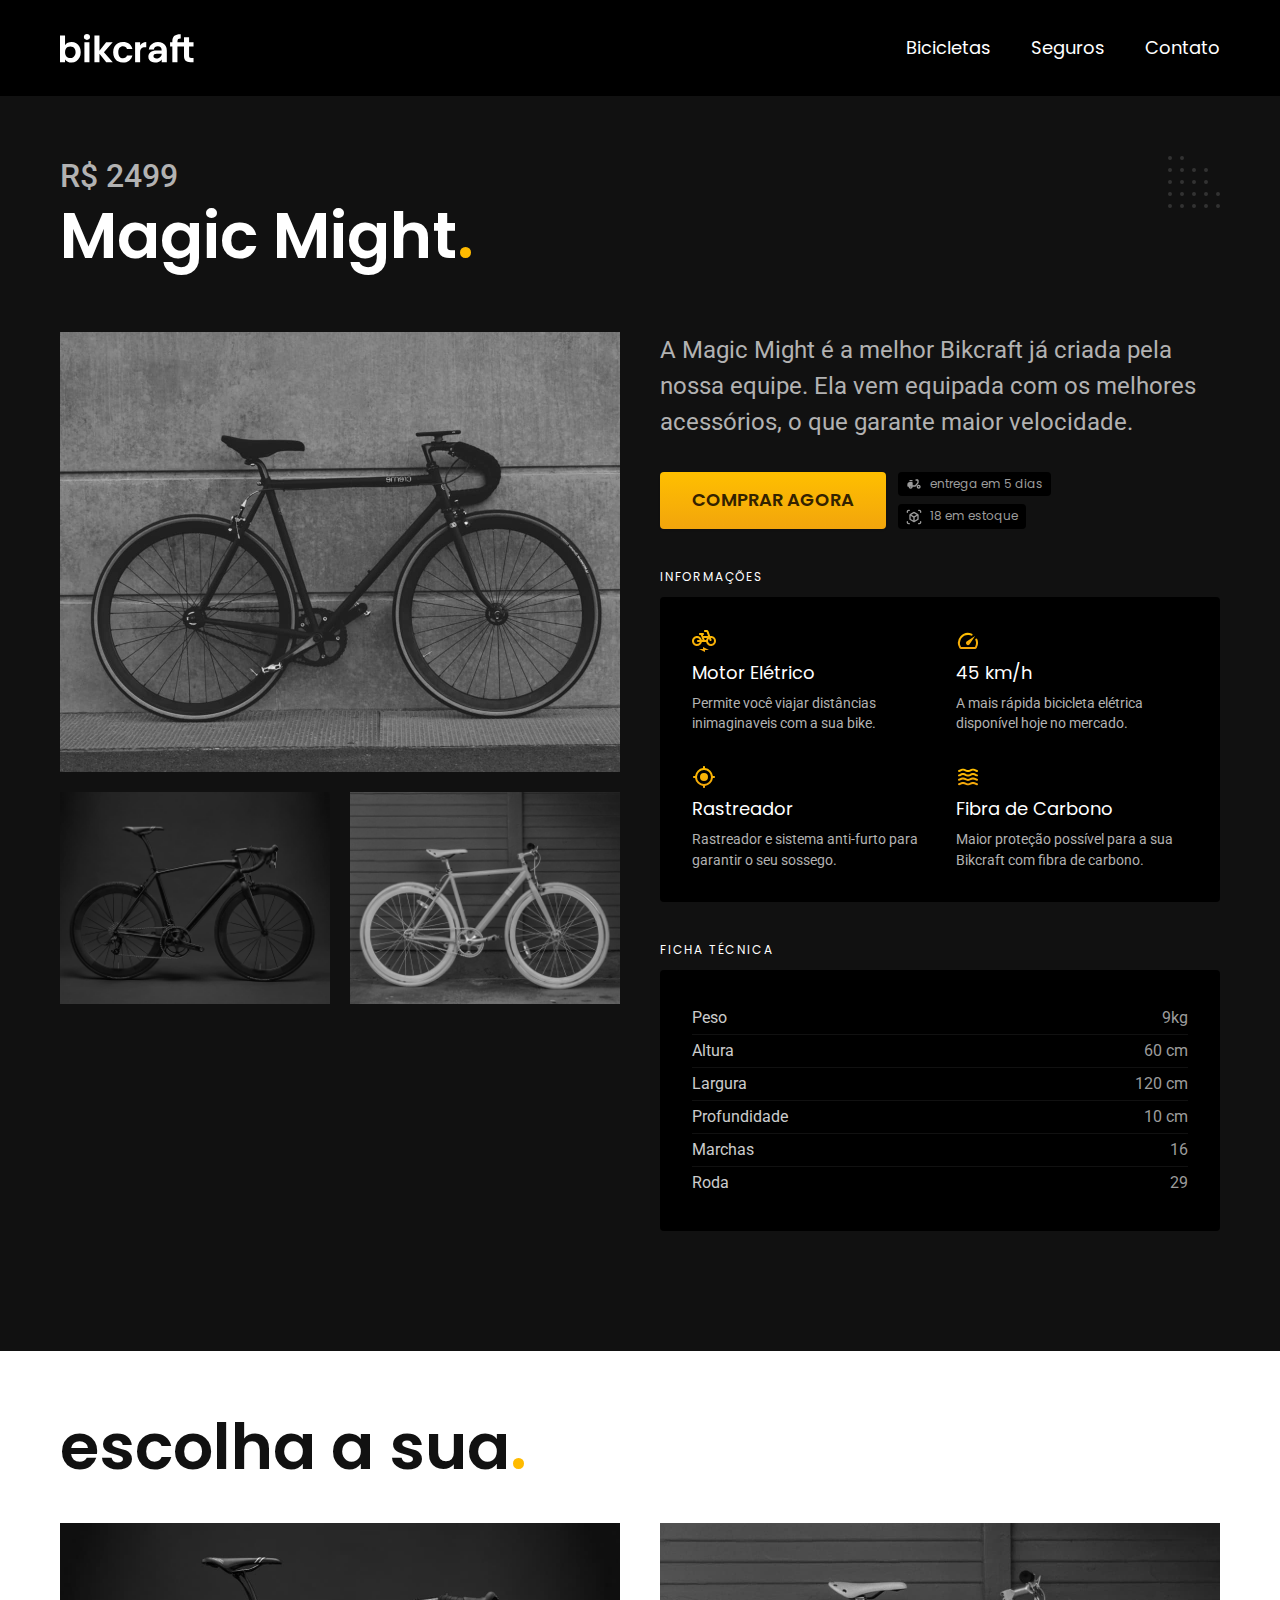
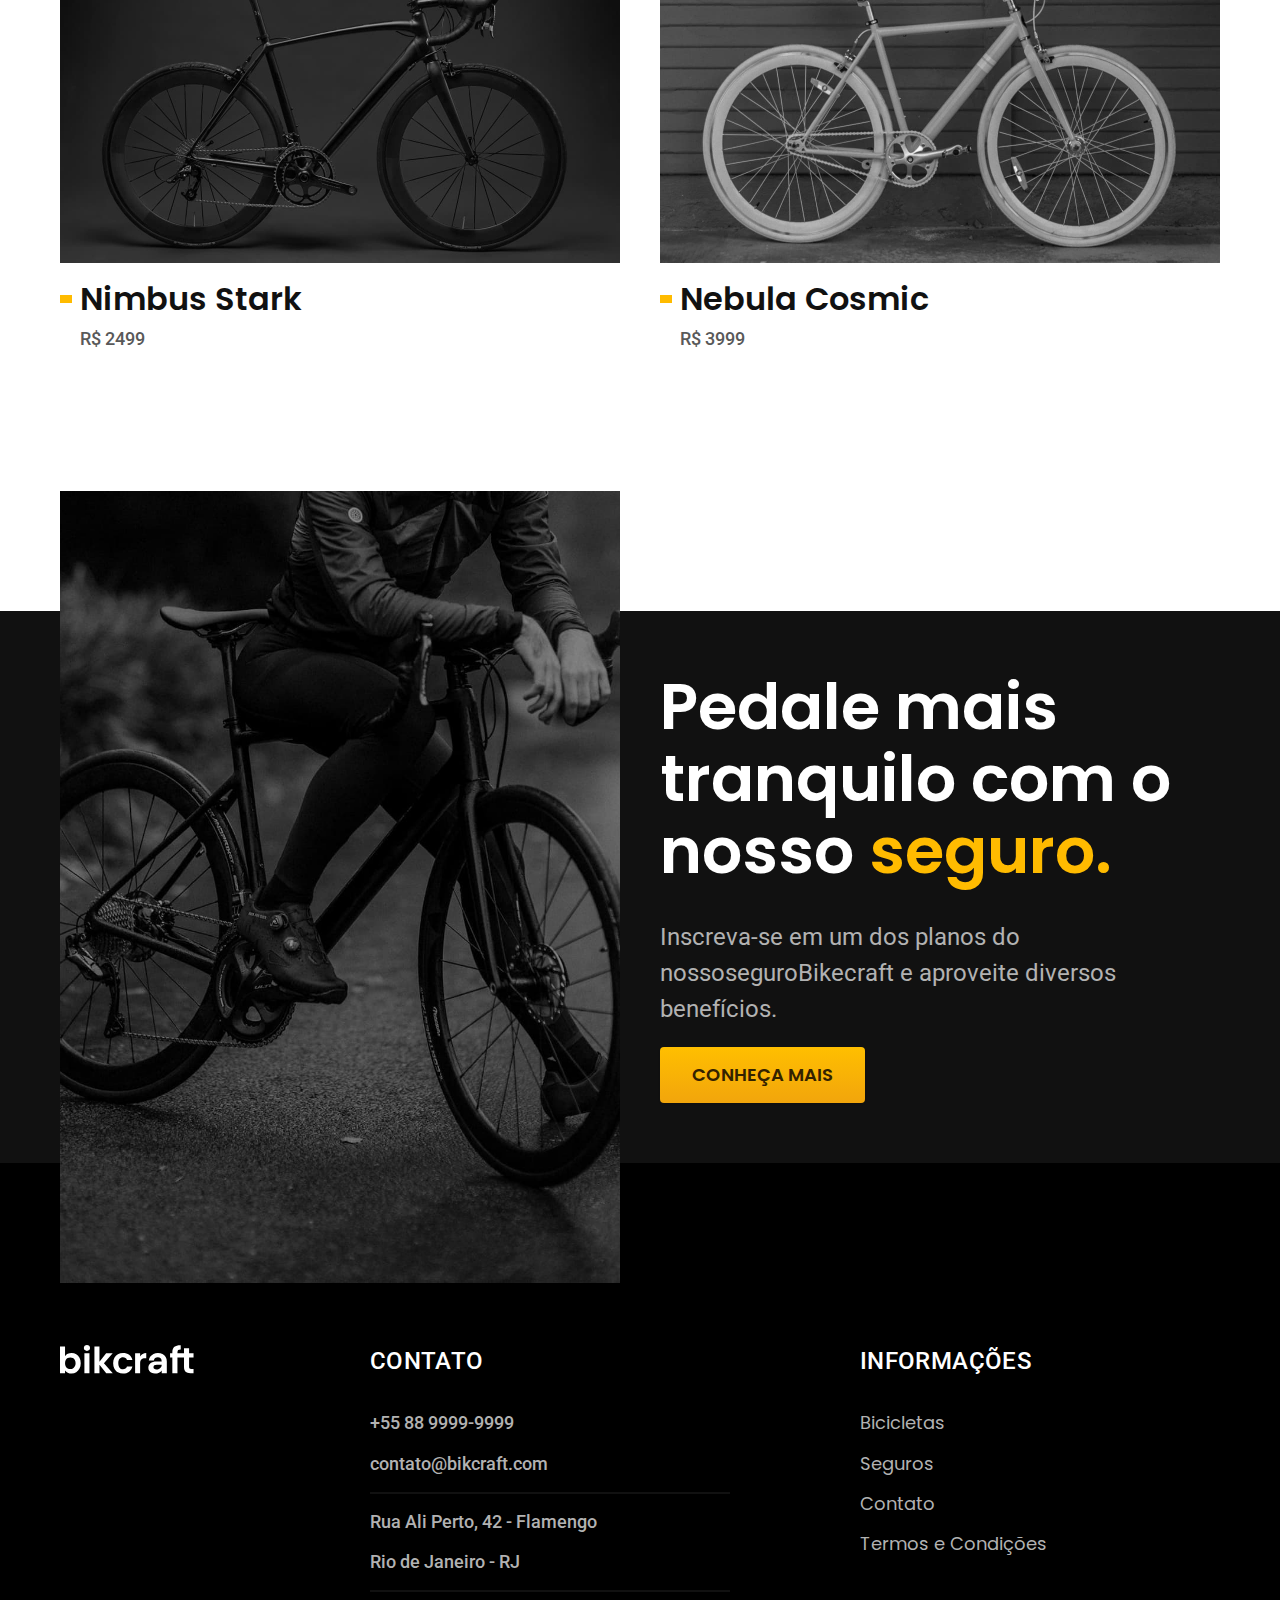
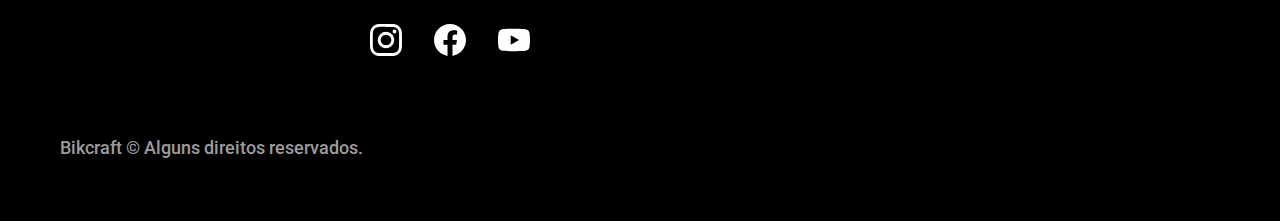
<file: bicicletas/magic.html>
<!DOCTYPE html>
<html lang="pt-br">

<head>
  <meta charset="UTF-8">
  <meta name="viewport" content="width=device-width, initial-scale=1.0">
  <title>Magic | Bikcraft</title>
  <meta name="description" content="Termos e condições">

  <link rel="icon" href="../img/favicon.svg" type="image/svg+xml">
  <link rel="preload" href="/css/style.min.css" as="style">
  <link rel="stylesheet" href="../css/style.min.css">

  <link rel="preconnect" href="https://fonts.googleapis.com">
  <link rel="preconnect" href="https://fonts.gstatic.com" crossorigin>
  <link href="https://fonts.googleapis.com/css2?family=Merriweather:ital,wght@1,900&family=Poppins:wght@400;600&family=Roboto:wght@400;500&display=swap" rel="stylesheet">

  <script>document.documentElement.classList.add('js')</script>
</head>

<body id="bicicleta">
  <header class="header-bg">
    <div class="header container">
      <a href="../">
        <img src="../img/bikcraft.svg" alt="bikcraft">
      </a>

      <nav aria-label="primaria">
        <ul class="header-menu font-1-m cor-0">
          <li><a href="../bicicletas.html">Bicicletas</a></li>
          <li><a href="../seguros.html">Seguros</a></li>
          <li><a href="../contato.html">Contato</a></li>
        </ul>
      </nav>
    </div>
  </header>

  <main class="titulo-bg">
    <div>
      <div class="titulo container">
        <p class="font-2-xl cor-5">R$ 2499</p>
        <h1 class="font-1-xxl cor-0">Magic Might<span class="cor-p1">.</span></h1>
      </div>
    </div>

    <div class="bicicleta container">
      <div class="bicicleta-imagens">
        <img src="../img/bicicleta/nimbus2.jpg" alt="Bicicleta 1">
        <img src="../img/bicicleta/nimbus1.jpg" alt="Bicicleta 2">
        <img src="../img/bicicleta/nimbus3.jpg" alt="Bicicleta 3">
      </div>
      <div class="bicicleta-conteudo">
        <p class="font-2-l cor-5">A Magic Might é a melhor Bikcraft já criada pela nossa equipe. Ela vem equipada com os melhores acessórios, o que garante maior velocidade. </p>
        <div class="bicicleta-comprar">
          <a class="botao" href="../orcamento.html?tipo=bikcraft&produto=magic">Comprar Agora</a>
          <span class="font-1-xs cor-6"> <img src="../img/icones/entrega.svg" alt=""> entrega em 5 dias</span>
          <span class="font-1-xs cor-6"> <img src="../img/icones/estoque.svg" alt=""> 18 em estoque</span>
        </div>
        <h2 class="font-1-xs cor-0">Informações</h2>
        <ul class="bicicleta-informacoes">
          <li>
            <img src="../img/icones/eletrica.svg" alt="">
            <h3 class="font-1-m cor-0">Motor Elétrico</h3>
            <p class="font-2-xs cor-5">Permite você viajar distâncias inimaginaveis com a sua bike.</p>
          </li>
          <li>
            <img src="../img/icones/velocidade.svg" alt="">
            <h3 class="font-1-m cor-0">45 km/h</h3>
            <p class="font-2-xs cor-5">A mais rápida bicicleta elétrica disponível hoje no mercado.</p>
          </li>
          <li>
            <img src="../img/icones/rastreador.svg" alt="">
            <h3 class="font-1-m cor-0">Rastreador</h3>
            <p class="font-2-xs cor-5">Rastreador e sistema anti-furto para garantir o seu sossego.</p>
          </li>
          <li>
            <img src="../img/icones/carbono.svg" alt="">
            <h3 class="font-1-m cor-0">Fibra de Carbono</h3>
            <p class="font-2-xs cor-5">Maior proteção possível para a sua Bikcraft com fibra de carbono.</p>
          </li>
        </ul>
        <h2 class="font-1-xs cor-0">Ficha técnica</h2>
        <ul class="bicicleta-ficha font-2-s cor-4">
          <li>Peso <span>9kg</span></li>
          <li>Altura <span>60 cm</span></li>
          <li>Largura <span>120 cm</span></li>
          <li>Profundidade <span>10 cm</span></li>
          <li>Marchas <span>16</span></li>
          <li>Roda <span>29</span></li>
        </ul>
      </div>
    </div>
  </main>

  <article class="bicicletas-lista container">
    <h2 class="font-1-xxl">escolha a sua<span class="cor-p1">.</span></h2>

    <ul>
      <li>
        <a href="./nimbus.html">
          <img src="../img/bicicletas/nimbus.jpg" alt="Bicicleta preta">
          <h3 class="font-1-xl">Nimbus Stark</h3>
          <span class="font-2-m cor-8">R$ 2499</span>
        </a>
      </li>
      <li>
        <a href="./nebula.html">
          <img src="../img/bicicletas/nebula.jpg" alt="Bicicleta preta">
          <h3 class="font-1-xl">Nebula Cosmic</h3>
          <span class="font-2-m cor-8">R$ 3999</span>
        </a>
      </li>
    </ul>
  </article>

  <article class="seguro-bg">
    <div class="seguro container">
      <div class="seguro-imagem">
        <img src="../img/fotos/seguros.jpg" alt="pessoa parada em cima de uma bicicleta.">
      </div>
      <div class="seguro-conteudo">
        <h2 class="font-1-xxl cor-0">Pedale mais tranquilo com o nosso <span class="cor-p1">seguro.</span></h2>
        <p class="font-2-l cor-5">Inscreva-se em um dos
          planos do nossoseguroBikecraft e
          aproveite diversos benefícios.</p>
        <a class="botao" href="../seguros.html">Conheça Mais</a>
      </div>
    </div>
  </article>

  <footer class="footer-bg">
    <div class="footer container">
      <img src="../img/bikcraft.svg" alt="Bikcraft">
      <div class="footer-contato">
        <h3 class="font-2-l-b cor-0">Contato</h3>
        <ul class="font-2-m cor-5">
          <li><a href="tel:+558899999999">+55 88 9999-9999</a></li>
          <li><a href="mailto:contato@bikcraft.com">contato@bikcraft.com</a></li>
          <li>Rua Ali Perto, 42 - Flamengo</li>
          <li>Rio de Janeiro - RJ</li>
        </ul>
        <div class="footer-redes">
          <a href="./">
            <img src="../img/redes/instagram.svg" alt="Instagram">
          </a>
          <a href="./">
            <img src="../img/redes/facebook.svg" alt="Facebook">
          </a>
          <a href="./">
            <img src="../img/redes/youtube.svg" alt="Youtube">
          </a>
        </div>
      </div>
      <div class="footer-informacoes">
        <h3 class="font-2-l-b cor-0">Informações</h3>
        <nav>
          <ul class="font-1-m cor-5">
            <li><a href="../bicicletas.html">Bicicletas</a></li>
            <li><a href="../seguros.html">Seguros</a></li>
            <li><a href="../contato.html">Contato</a></li>
            <li><a href="../termos.html">Termos e Condições</a></li>
          </ul>
        </nav>
      </div>
      <p class="footer-copy font-2-m cor-6">Bikcraft © Alguns direitos reservados.</p>
    </div>
  </footer>
  <script src="../js/script.js"></script>
</body>

</html>
</file>
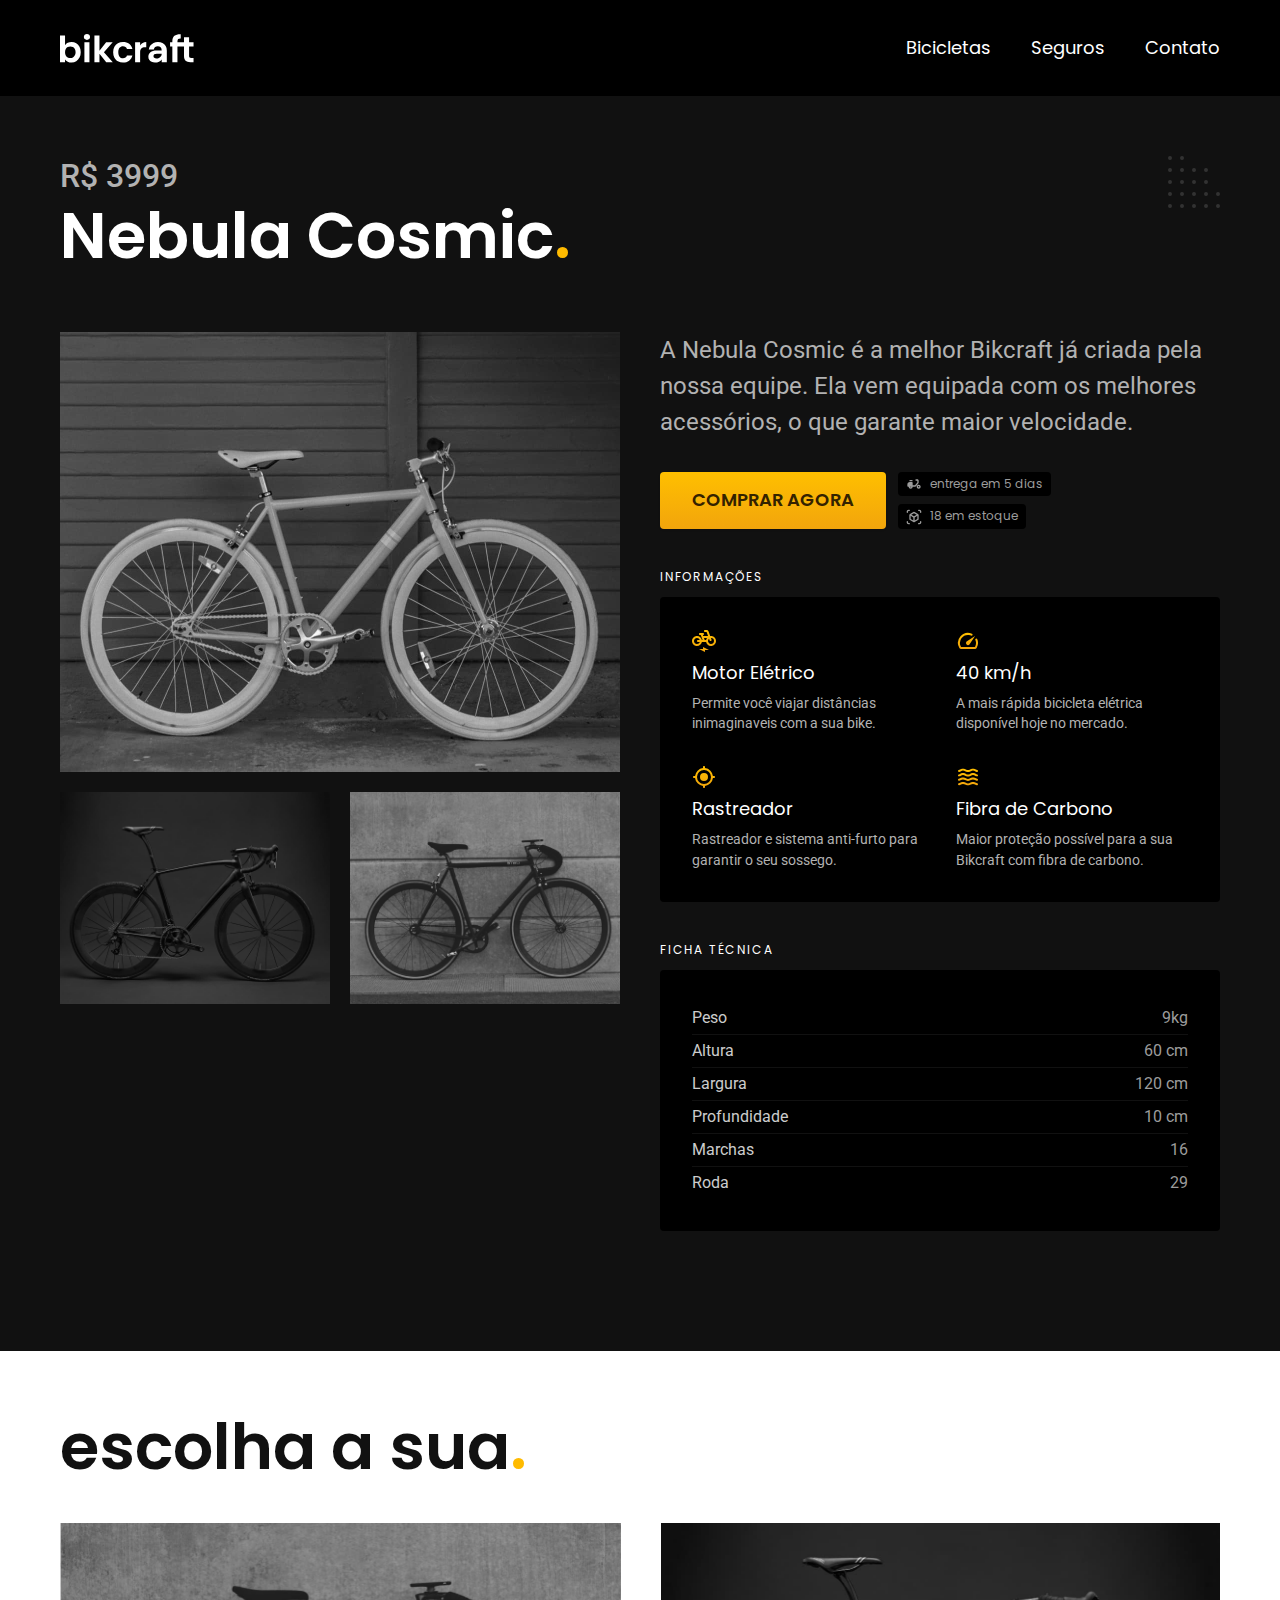
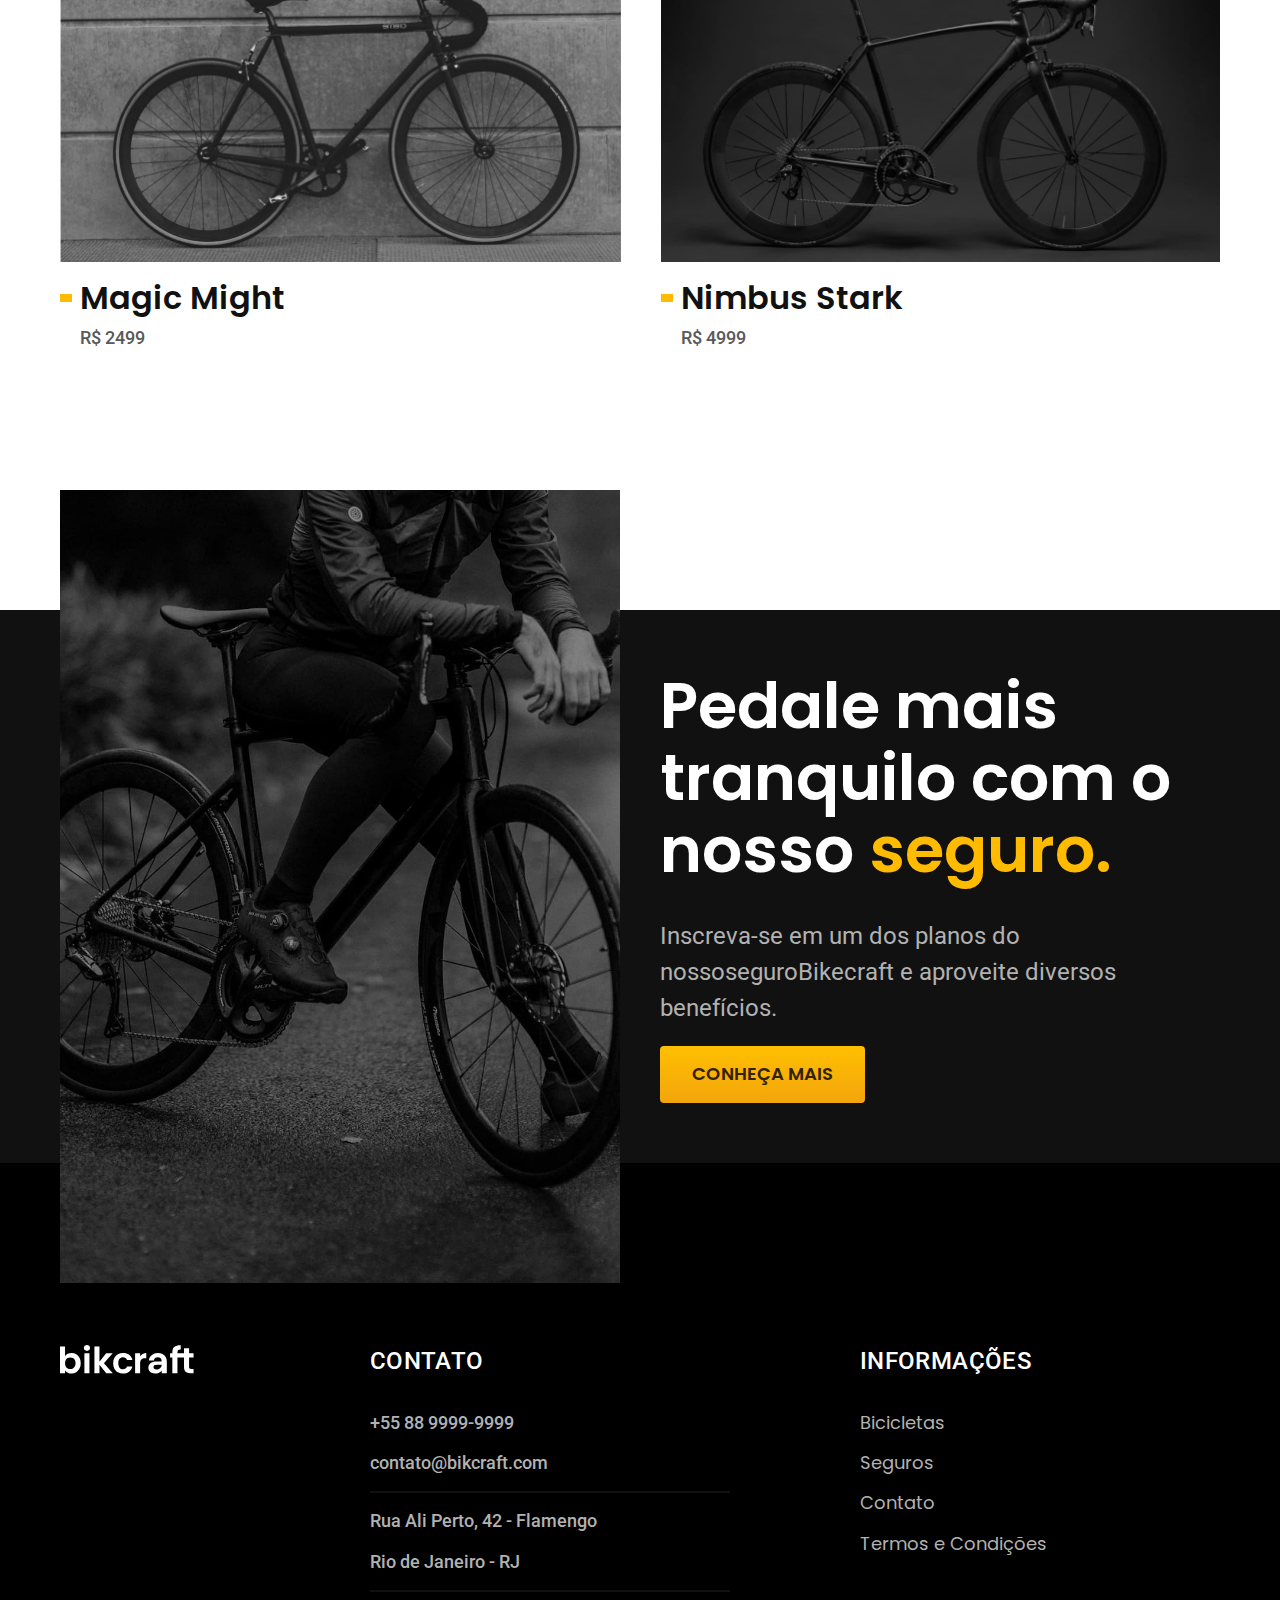
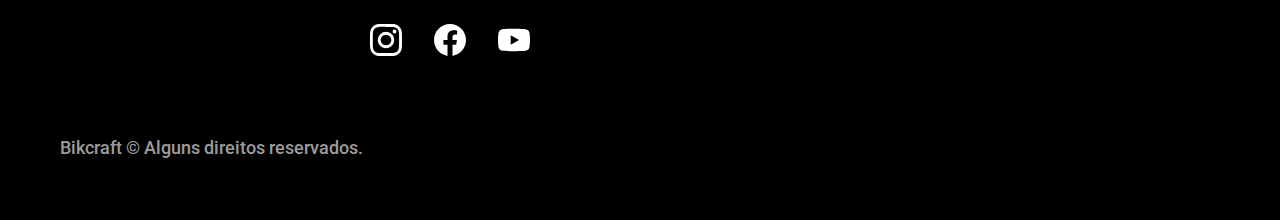
<file: bicicletas/nebula.html>
<!DOCTYPE html>
<html lang="pt-br">

<head>
  <meta charset="UTF-8">
  <meta name="viewport" content="width=device-width, initial-scale=1.0">
  <title>Nebula | Bikcraft</title>
  <meta name="description" content="Termos e condições">

  <link rel="icon" href="../img/favicon.svg" type="image/svg+xml">
  <link rel="preload" href="/css/style.min.css" as="style">
  <link rel="stylesheet" href="../css/style.min.css">

  <link rel="preconnect" href="https://fonts.googleapis.com">
  <link rel="preconnect" href="https://fonts.gstatic.com" crossorigin>
  <link href="https://fonts.googleapis.com/css2?family=Merriweather:ital,wght@1,900&family=Poppins:wght@400;600&family=Roboto:wght@400;500&display=swap" rel="stylesheet">

  <script>document.documentElement.classList.add('js')</script>
</head>

<body id="bicicleta">
  <header class="header-bg">
    <div class="header container">
      <a href="../">
        <img src="../img/bikcraft.svg" alt="bikcraft">
      </a>

      <nav aria-label="primaria">
        <ul class="header-menu font-1-m cor-0">
          <li><a href="../bicicletas.html">Bicicletas</a></li>
          <li><a href="../seguros.html">Seguros</a></li>
          <li><a href="../contato.html">Contato</a></li>
        </ul>
      </nav>
    </div>
  </header>

  <main class="titulo-bg">
    <div>
      <div class="titulo container">
        <p class="font-2-xl cor-5">R$ 3999</p>
        <h1 class="font-1-xxl cor-0">Nebula Cosmic<span class="cor-p1">.</span></h1>
      </div>
    </div>

    <div class="bicicleta container">
      <div class="bicicleta-imagens">
        <img src="../img/bicicleta/nimbus3.jpg" alt="Bicicleta 1">
        <img src="../img/bicicleta/nimbus1.jpg" alt="Bicicleta 2">
        <img src="../img/bicicleta/nimbus2.jpg" alt="Bicicleta 3">
      </div>
      <div class="bicicleta-conteudo">
        <p class="font-2-l cor-5">A Nebula Cosmic é a melhor Bikcraft já criada pela nossa equipe. Ela vem equipada com os melhores acessórios, o que garante maior velocidade. </p>
        <div class="bicicleta-comprar">
          <a class="botao" href="../orcamento.html?tipo=bikcraft&produto=nebula">Comprar Agora</a>
          <span class="font-1-xs cor-6"> <img src="../img/icones/entrega.svg" alt=""> entrega em 5 dias</span>
          <span class="font-1-xs cor-6"> <img src="../img/icones/estoque.svg" alt=""> 18 em estoque</span>
        </div>
        <h2 class="font-1-xs cor-0">Informações</h2>
        <ul class="bicicleta-informacoes">
          <li>
            <img src="../img/icones/eletrica.svg" alt="">
            <h3 class="font-1-m cor-0">Motor Elétrico</h3>
            <p class="font-2-xs cor-5">Permite você viajar distâncias inimaginaveis com a sua bike.</p>
          </li>
          <li>
            <img src="../img/icones/velocidade.svg" alt="">
            <h3 class="font-1-m cor-0">40 km/h</h3>
            <p class="font-2-xs cor-5">A mais rápida bicicleta elétrica disponível hoje no mercado.</p>
          </li>
          <li>
            <img src="../img/icones/rastreador.svg" alt="">
            <h3 class="font-1-m cor-0">Rastreador</h3>
            <p class="font-2-xs cor-5">Rastreador e sistema anti-furto para garantir o seu sossego.</p>
          </li>
          <li>
            <img src="../img/icones/carbono.svg" alt="">
            <h3 class="font-1-m cor-0">Fibra de Carbono</h3>
            <p class="font-2-xs cor-5">Maior proteção possível para a sua Bikcraft com fibra de carbono.</p>
          </li>
        </ul>
        <h2 class="font-1-xs cor-0">Ficha técnica</h2>
        <ul class="bicicleta-ficha font-2-s cor-4">
          <li>Peso <span>9kg</span></li>
          <li>Altura <span>60 cm</span></li>
          <li>Largura <span>120 cm</span></li>
          <li>Profundidade <span>10 cm</span></li>
          <li>Marchas <span>16</span></li>
          <li>Roda <span>29</span></li>
        </ul>
      </div>
    </div>
  </main>

  <article class="bicicletas-lista container">
    <h2 class="font-1-xxl">escolha a sua<span class="cor-p1">.</span></h2>

    <ul>
      <li>
        <a href="./magic.html">
          <img src="../img/bicicletas/magic.jpg" alt="Bicicleta preta">
          <h3 class="font-1-xl">Magic Might</h3>
          <span class="font-2-m cor-8">R$ 2499</span>
        </a>
      </li>
      <li>
        <a href="./nimbus.html">
          <img src="../img/bicicletas/nimbus.jpg" alt="Bicicleta preta">
          <h3 class="font-1-xl">Nimbus Stark</h3>
          <span class="font-2-m cor-8">R$ 4999</span>
        </a>
      </li>
    </ul>
  </article>

  <article class="seguro-bg">
    <div class="seguro container">
      <div class="seguro-imagem">
        <img src="../img/fotos/seguros.jpg" alt="pessoa parada em cima de uma bicicleta.">
      </div>
      <div class="seguro-conteudo">
        <h2 class="font-1-xxl cor-0">Pedale mais tranquilo com o nosso <span class="cor-p1">seguro.</span></h2>
        <p class="font-2-l cor-5">Inscreva-se em um dos
          planos do nossoseguroBikecraft e
          aproveite diversos benefícios.</p>
        <a class="botao" href="../seguros.html">Conheça Mais</a>
      </div>
    </div>
  </article>

  <footer class="footer-bg">
    <div class="footer container">
      <img src="../img/bikcraft.svg" alt="Bikcraft">
      <div class="footer-contato">
        <h3 class="font-2-l-b cor-0">Contato</h3>
        <ul class="font-2-m cor-5">
          <li><a href="tel:+558899999999">+55 88 9999-9999</a></li>
          <li><a href="mailto:contato@bikcraft.com">contato@bikcraft.com</a></li>
          <li>Rua Ali Perto, 42 - Flamengo</li>
          <li>Rio de Janeiro - RJ</li>
        </ul>
        <div class="footer-redes">
          <a href="./">
            <img src="../img/redes/instagram.svg" alt="Instagram">
          </a>
          <a href="./">
            <img src="../img/redes/facebook.svg" alt="Facebook">
          </a>
          <a href="./">
            <img src="../img/redes/youtube.svg" alt="Youtube">
          </a>
        </div>
      </div>
      <div class="footer-informacoes">
        <h3 class="font-2-l-b cor-0">Informações</h3>
        <nav>
          <ul class="font-1-m cor-5">
            <li><a href="../bicicletas.html">Bicicletas</a></li>
            <li><a href="../seguros.html">Seguros</a></li>
            <li><a href="../contato.html">Contato</a></li>
            <li><a href="../termos.html">Termos e Condições</a></li>
          </ul>
        </nav>
      </div>
      <p class="footer-copy font-2-m cor-6">Bikcraft © Alguns direitos reservados.</p>
    </div>
  </footer>
  <script src="../js/script.js"></script>
</body>

</html>
</file>
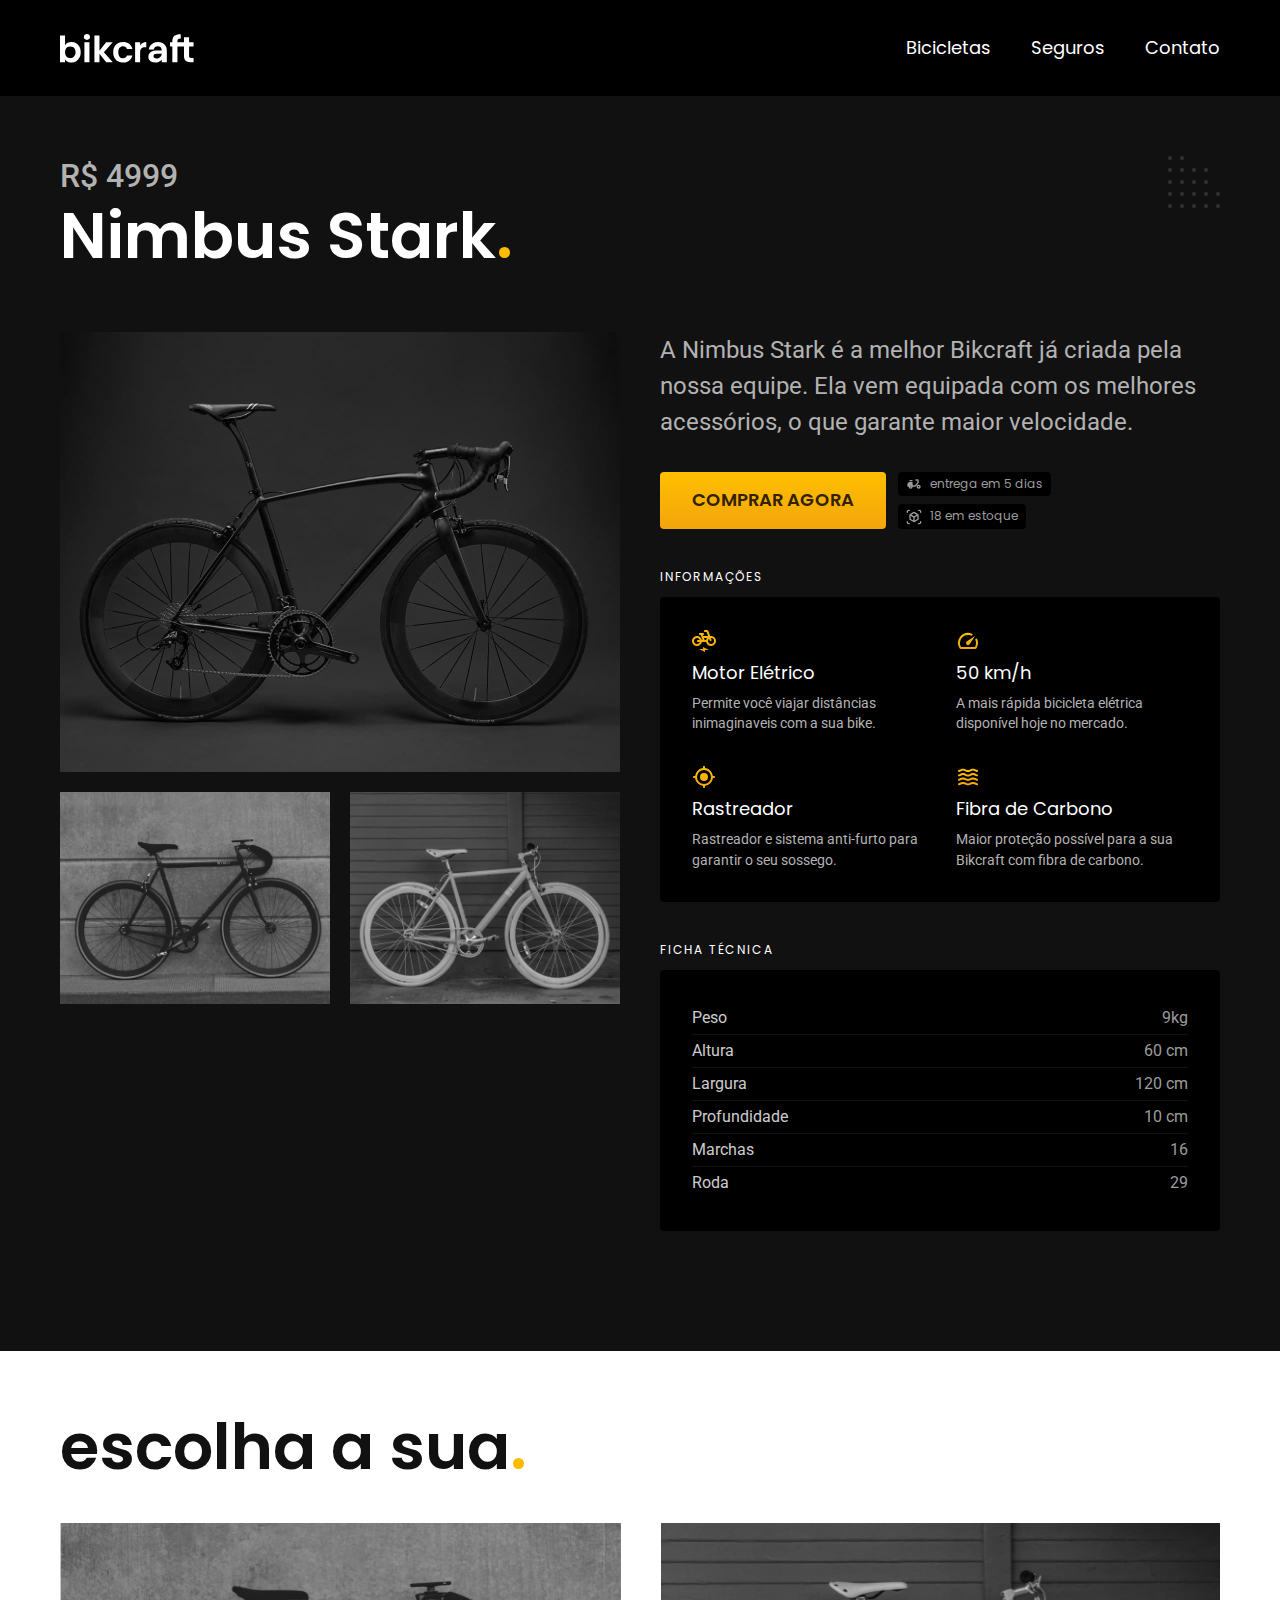
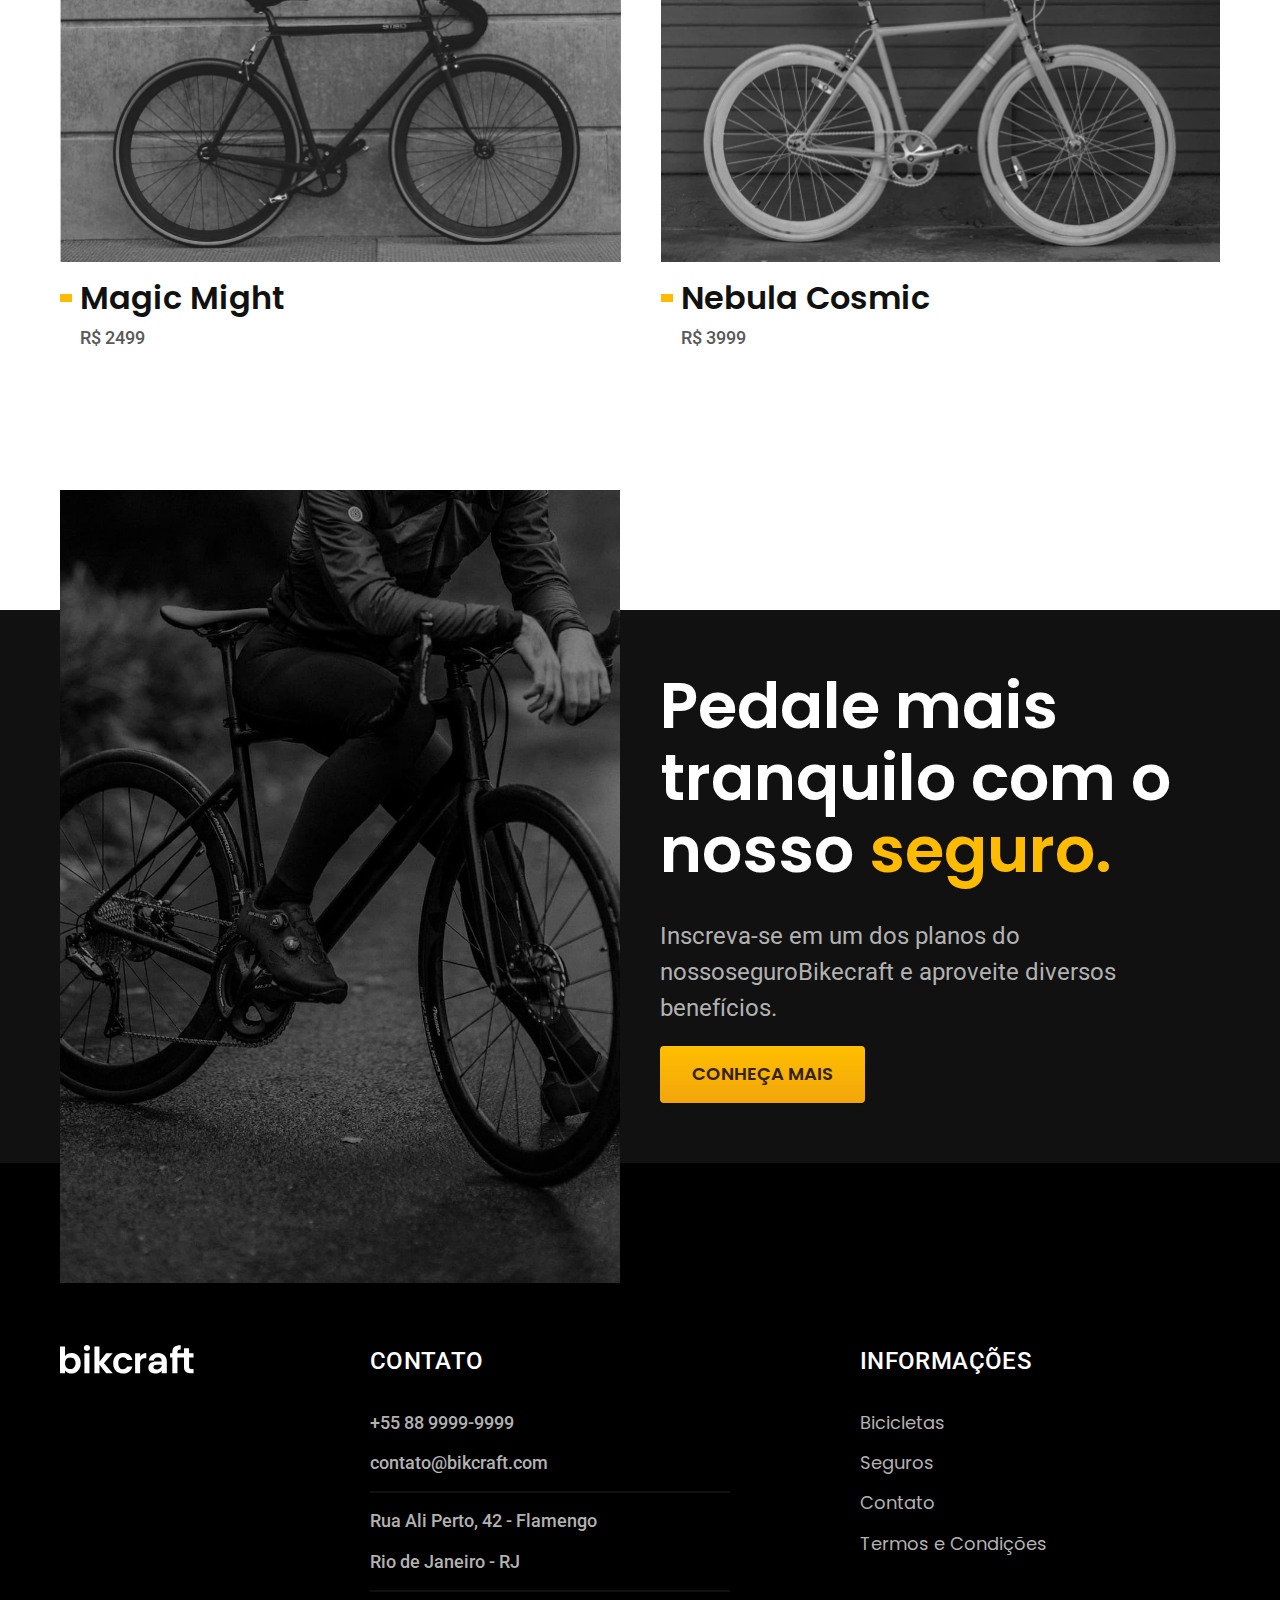
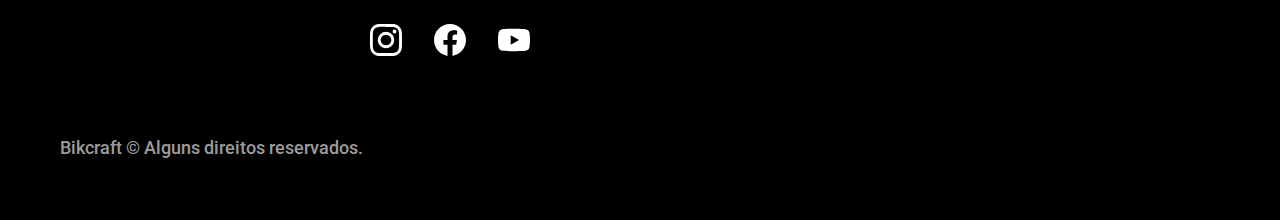
<file: bicicletas/nimbus.html>
<!DOCTYPE html>
<html lang="pt-br">

<head>
  <meta charset="UTF-8">
  <meta name="viewport" content="width=device-width, initial-scale=1.0">
  <title>Nimbus | Bikcraft</title>
  <meta name="description" content="Termos e condições">

  <link rel="icon" href="../img/favicon.svg" type="image/svg+xml">
  <link rel="preload" href="/css/style.min.css" as="style">
  <link rel="stylesheet" href="../css/style.min.css">

  <link rel="preconnect" href="https://fonts.googleapis.com">
  <link rel="preconnect" href="https://fonts.gstatic.com" crossorigin>
  <link href="https://fonts.googleapis.com/css2?family=Merriweather:ital,wght@1,900&family=Poppins:wght@400;600&family=Roboto:wght@400;500&display=swap" rel="stylesheet">

  <script>document.documentElement.classList.add('js')</script>
</head>

<body id="bicicleta">
  <header class="header-bg">
    <div class="header container">
      <a href="../">
        <img src="../img/bikcraft.svg" alt="bikcraft">
      </a>

      <nav aria-label="primaria">
        <ul class="header-menu font-1-m cor-0">
          <li><a href="../bicicletas.html">Bicicletas</a></li>
          <li><a href="../seguros.html">Seguros</a></li>
          <li><a href="../contato.html">Contato</a></li>
        </ul>
      </nav>
    </div>
  </header>

  <main class="titulo-bg">
    <div>
      <div class="titulo container">
        <p class="font-2-xl cor-5">R$ 4999</p>
        <h1 class="font-1-xxl cor-0">Nimbus Stark<span class="cor-p1">.</span></h1>
      </div>
    </div>

    <div class="bicicleta container">
      <div class="bicicleta-imagens">
        <img src="../img/bicicleta/nimbus1.jpg" alt="Bicicleta 1">
        <img src="../img/bicicleta/nimbus2.jpg" alt="Bicicleta 2">
        <img src="../img/bicicleta/nimbus3.jpg" alt="Bicicleta 3">
      </div>
      <div class="bicicleta-conteudo">
        <p class="font-2-l cor-5">A Nimbus Stark é a melhor Bikcraft já criada pela nossa equipe. Ela vem equipada com os melhores acessórios, o que garante maior velocidade. </p>
        <div class="bicicleta-comprar">
          <a class="botao" href="../orcamento.html?tipo=bikcraft&produto=nimbus">Comprar Agora</a>
          <span class="font-1-xs cor-6"> <img src="../img/icones/entrega.svg" alt=""> entrega em 5 dias</span>
          <span class="font-1-xs cor-6"> <img src="../img/icones/estoque.svg" alt=""> 18 em estoque</span>
        </div>
        <h2 class="font-1-xs cor-0">Informações</h2>
        <ul class="bicicleta-informacoes">
          <li>
            <img src="../img/icones/eletrica.svg" alt="">
            <h3 class="font-1-m cor-0">Motor Elétrico</h3>
            <p class="font-2-xs cor-5">Permite você viajar distâncias inimaginaveis com a sua bike.</p>
          </li>
          <li>
            <img src="../img/icones/velocidade.svg" alt="">
            <h3 class="font-1-m cor-0">50 km/h</h3>
            <p class="font-2-xs cor-5">A mais rápida bicicleta elétrica disponível hoje no mercado.</p>
          </li>
          <li>
            <img src="../img/icones/rastreador.svg" alt="">
            <h3 class="font-1-m cor-0">Rastreador</h3>
            <p class="font-2-xs cor-5">Rastreador e sistema anti-furto para garantir o seu sossego.</p>
          </li>
          <li>
            <img src="../img/icones/carbono.svg" alt="">
            <h3 class="font-1-m cor-0">Fibra de Carbono</h3>
            <p class="font-2-xs cor-5">Maior proteção possível para a sua Bikcraft com fibra de carbono.</p>
          </li>
        </ul>
        <h2 class="font-1-xs cor-0">Ficha técnica</h2>
        <ul class="bicicleta-ficha font-2-s cor-4">
          <li>Peso <span>9kg</span></li>
          <li>Altura <span>60 cm</span></li>
          <li>Largura <span>120 cm</span></li>
          <li>Profundidade <span>10 cm</span></li>
          <li>Marchas <span>16</span></li>
          <li>Roda <span>29</span></li>
        </ul>
      </div>
    </div>
  </main>

  <article class="bicicletas-lista container">
    <h2 class="font-1-xxl">escolha a sua<span class="cor-p1">.</span></h2>

    <ul>
      <li>
        <a href="./magic.html">
          <img src="../img/bicicletas/magic.jpg" alt="Bicicleta preta">
          <h3 class="font-1-xl">Magic Might</h3>
          <span class="font-2-m cor-8">R$ 2499</span>
        </a>
      </li>
      <li>
        <a href="./nebula.html">
          <img src="../img/bicicletas/nebula.jpg" alt="Bicicleta preta">
          <h3 class="font-1-xl">Nebula Cosmic</h3>
          <span class="font-2-m cor-8">R$ 3999</span>
        </a>
      </li>
    </ul>
  </article>

  <article class="seguro-bg">
    <div class="seguro container">
      <div class="seguro-imagem">
        <img src="../img/fotos/seguros.jpg" alt="pessoa parada em cima de uma bicicleta.">
      </div>
      <div class="seguro-conteudo">
        <h2 class="font-1-xxl cor-0">Pedale mais tranquilo com o nosso <span class="cor-p1">seguro.</span></h2>
        <p class="font-2-l cor-5">Inscreva-se em um dos
          planos do nossoseguroBikecraft e
          aproveite diversos benefícios.</p>
        <a class="botao" href="../seguros.html">Conheça Mais</a>
      </div>
    </div>
  </article>

  <footer class="footer-bg">
    <div class="footer container">
      <img src="../img/bikcraft.svg" alt="Bikcraft">
      <div class="footer-contato">
        <h3 class="font-2-l-b cor-0">Contato</h3>
        <ul class="font-2-m cor-5">
          <li><a href="tel:+558899999999">+55 88 9999-9999</a></li>
          <li><a href="mailto:contato@bikcraft.com">contato@bikcraft.com</a></li>
          <li>Rua Ali Perto, 42 - Flamengo</li>
          <li>Rio de Janeiro - RJ</li>
        </ul>
        <div class="footer-redes">
          <a href="./">
            <img src="../img/redes/instagram.svg" alt="Instagram">
          </a>
          <a href="./">
            <img src="../img/redes/facebook.svg" alt="Facebook">
          </a>
          <a href="./">
            <img src="../img/redes/youtube.svg" alt="Youtube">
          </a>
        </div>
      </div>
      <div class="footer-informacoes">
        <h3 class="font-2-l-b cor-0">Informações</h3>
        <nav>
          <ul class="font-1-m cor-5">
            <li><a href="../bicicletas.html">Bicicletas</a></li>
            <li><a href="../seguros.html">Seguros</a></li>
            <li><a href="../contato.html">Contato</a></li>
            <li><a href="../termos.html">Termos e Condições</a></li>
          </ul>
        </nav>
      </div>
      <p class="footer-copy font-2-m cor-6">Bikcraft © Alguns direitos reservados.</p>
    </div>
  </footer>
  <script src="../js/script.js"></script>
</body>

</html>
</file>
<file: css/style.min.css>
body{margin:0;font-family:Arial,Helvetica,sans-serif;color:#111}blockquote,dd,h1,h2,h3,h4,p,ul{margin:0}ul{padding:0;list-style:none}a{text-decoration:none;color:inherit}img{max-width:100%;height:auto;display:block}img [src$=jpg]{border-radius:4px}.font-1-xs{font:400 0.75rem/1.35 Poppins,sans-serif}.font-2-xs{font:400 0.875rem/1.43 Roboto,sans-serif}.font-1-s{font:400 1rem/1.5 Poppins,sans-serif}.font-2-s{font:400 1rem/1.5 Roboto,sans-serif}.font-1-m,.font-1-m-b{font:400 1.125rem/1.35 Poppins,sans-serif}.font-1-m-b{font-weight:600}.font-2-m{font:500 1.125rem/1.35 Roboto,sans-serif}.font-1-l{font:400 1.5rem/1.5 Poppins,sans-serif}.font-2-l,.font-2-l-b{font:400 1.5rem/1.5 Roboto,sans-serif}.font-2-l-b{font-weight:500;letter-spacing:.015em;text-transform:uppercase}.font-1-xl{font:600 2rem/1.25 Poppins,sans-serif}.font-2-xl{font:500 2rem/1.25 Roboto,sans-serif}.font-1-xxl{font:600 4rem/1.125 Poppins,sans-serif}@media (max-width:1200px){.font-1-xxl{font-size:3rem}.font-2-l,.font-2-l-b{font-size:1.125rem}}@media (max-width:800px){.font-1-xxl{font-size:2rem}.font-1-xl,.font-2-xl{font-size:1.5rem}}:root{--cor-0:#ffffff;--cor-1:#f7f7f7;--cor-2:#EDEDED;--cor-3:#DEDEDE;--cor-4:#CCCCCC;--cor-5:#b2b2b2;--cor-6:#9C9C9C;--cor-7:#707070;--cor-8:#595959;--cor-9:#404040;--cor-10:#2E2E2E;--cor-11:#111111;--cor-12:#000000;--cor-p1:#ffbb00;--cor-p2:#E4A30B;--cor-p3:#A66F00;--cor-p4:#664400;--cor-p5:#332200}.cor-0{color:var(--cor-0)}.cor-1{color:var(--cor-1)}.cor-2{color:var(--cor-2)}.cor-3{color:var(--cor-3)}.cor-4{color:var(--cor-4)}.cor-5{color:var(--cor-5)}.cor-6{color:var(--cor-6)}.cor-7{color:var(--cor-7)}.cor-8{color:var(--cor-8)}.cor-9{color:var(--cor-9)}.cor-10{color:var(--cor-10)}.cor-11{color:var(--cor-11)}.cor-12{color:var(--cor-12)}.cor-p1{color:var(--cor-p1)}.cor-p2{color:var(--cor-p2)}.cor-p3{color:var(--cor-p3)}.cor-p4{color:var(--cor-p4)}.cor-p5{color:var(--cor-p5)}.js .fadeInDown{transform:translate3d(0,-20px,0)}.js .fadeInUp{transform:translate3d(0,20px,0)}.js .fadeInRight{transform:translate3d(20px,0,0)}.js .fadeInLeft{transform:translate3d(-20px,0,0)}.js [data-anime]{opacity:0}.js .anime{opacity:1;transform:none;transition:transform .8s,opacity .8s}.header-bg{background-color:var(--cor-12)}.header{display:flex;flex-wrap:wrap;gap:20px;justify-content:space-between;align-items:center;padding-top:20px;padding-bottom:20px}.header-menu{display:flex;flex-wrap:wrap;gap:40px}.header-menu a{display:inline-block;padding:16px 0;position:relative}.header-menu a::after{content:"";display:block;height:2px;width:0;background:var(--cor-0);margin-top:4px;transition:.3s;position:absolute}.header-menu a.ativo::after,.header-menu a:hover::after{width:100%}@media (max-width:800px){.header-menu{gap:20px}.header-menu a{background-color:var(--cor-11);padding:12px 16px;border-radius:4px}.header-menu a:hover{background:var(--cor-10)}.header a::after{display:none}}@media (max-width:600px){.header-menu{gap:12px}.header-menu a{padding:8px 12px;font-size:14px}}.footer-bg{background-color:var(--cor-12)}.footer{display:grid;grid-template-columns:3fr 5fr 4fr;gap:40px;padding-top:60px;padding-bottom:60px}.footer h3{margin-bottom:32px}.footer-contato ul{margin-bottom:32px}.footer-contato li:nth-child(2n):after{content:"";display:block;max-width:360px;height:2px;background:var(--cor-11);margin-top:16px}.footer li{margin-bottom:16px}.footer-redes{display:flex;gap:32px}.footer a:hover{color:var(--cor-0)}.footer-copy{grid-column:1/-1;margin-top:40px}@media (max-width:800px){.footer>img{display:none}.footer{grid-template-columns:1fr 1fr}}@media (max-width:600px){.footer{grid-template-columns:1fr;gap:60px}.footer-copy{margin-top:0}}.container{box-sizing:border-box;max-width:1200px;padding-left:20px;padding-right:20px;margin-left:auto;margin-right:auto}.botao{display:inline-block;padding:16px 32px;background:linear-gradient(#ffbf00,#f2a50c);border-radius:4px;box-shadow:0 1px 2px rgba(0,0,0,.1);text-transform:uppercase;color:var(--cor-p5);font:600 1.125rem/1.35 Poppins,sans-serif;max-width:max-content;border:none;cursor:pointer}.botao a:hover{background:linear-gradient(#ffb60d,#e59317)}.botao.secundario{background:var(--cor-10);color:var(--cor-2)}.botao.secundario:hover{background:var(--cor-9)}.botao.seta{display:flex;align-items:center}.botao.seta::after{content:"";display:inline-block;width:18px;height:10px;margin-left:12px;background:url(../img/icones/seta.svg);transition:transform .2s}.botao.seta:hover::after{transform:translateX(4px)}@media (max-width:600px){.botao a{padding:12px 16px;font-size:1rem}}.link{display:inline-block;color:var(--cor-p1);font:500 1.5rem/1.5 Poppins,sans-serif;text-transform:uppercase}.link::after{content:"";display:block;width:100%;height:4px;background-color:currentColor}.link:hover{color:var(--cor-0)}.titulo-bg{padding-top:60px;padding-bottom:60px;background-color:var(--cor-11)}.titulo{background:url(../img/dec/top-right.svg) no-repeat top right 20px}.titulo p{margin-bottom:4px}@media (max-width:800px){.titulo-bg{padding-top:40px;padding-bottom:40px}.titulo p{font-size:1rem;text-transform:lowercase;font-weight:400}}.form{display:grid;grid-template-columns:1fr 1fr;gap:20px}.form label{display:block;font:400 1rem/1.5 Poppins,sans-serif;margin-bottom:4px}.form input[type=email],.form input[type=text],.form textarea{font:400 1rem/1.5 Roboto sans-serif;background:var(--cor-1);border:1px solid var(--cor-2);padding:12px;border-radius:4px;width:100%;box-sizing:border-box}.form .col-2{grid-column:span 2}.form input[type=email]:focus,.form input[type=text]:focus,.form textarea:focus{outline:0;border-color:var(--cor-p1);background:var(--cor-0);box-shadow:0 0 0 2px #fea}@media (max-width:600px){.form{grid-template-columns:1fr}.form .col-2{grid-column:1}}.introducao-bg{background:var(--cor-12) url(../img/dec/bottom-left.svg) no-repeat bottom 160px left 20px;box-shadow:inset 0 -120px var(--cor-0)}.introducao img{width:100%;height:100%;object-fit:cover;border-radius:4px}.introducao{display:grid;grid-template-columns:1fr 1fr;gap:0 40px}.introducao-conteudo{align-self:end;padding-bottom:200px}.introducao h1{margin-bottom:32px}.introducao p{margin-bottom:20px}@media (max-width:800px){.introducao-bg{background:var(--cor-11);padding-top:40px;box-shadow:inset 0 -60px #fff}.introducao{grid-template-columns:1fr;gap:32px}.introducao-conteudo{padding-bottom:0}.introducao h1{margin-bottom:16px}.introducao img{height:300px;width:100%}}.tecnologia-bg{background-color:var(--cor-11);box-shadow:inset 0 80px var(--cor-0),inset 0 -80px var(--cor-0)}.tecnologia{display:grid;grid-template-columns:1fr 1fr;gap:40px}.tecnologia-img img{width:100%;height:100%;object-fit:cover;object-position:left}.tecnologia-conteudo{padding-top:160px;padding-bottom:160px}.tecnologia-conteudo>span{display:block;margin-bottom:20px}.tecnologia-conteudo h2{margin-bottom:32px}.tecnologia-conteudo>p{margin-bottom:20px}.tecnologia-conteudo>a{margin-bottom:80px}.tecnologia-vantagens{display:flex;gap:40px}.tecnologia-vantagens h3{margin-bottom:8px;width:max-content}.tecnologia-vantagens img{width:24px;margin-bottom:8px}@media (max-width:800px){.tecnologia-bg{box-shadow:initial}.tecnologia{grid-template-columns:1fr}.tecnologia-conteudo{padding-top:60px;padding-bottom:60px}.tecnologia-img{display:none}.tecnologia a{margin-bottom:60px}}@media (max-width:600px){.tecnologia-vantagens{flex-direction:column}}.parceiros{padding-top:60px;padding-bottom:120px}.parceiros h2{margin-bottom:60px}.parceiros ul{padding:0 20px;max-width:1400px;display:grid;grid-template-columns:repeat(4,1fr);margin-left:0 auto}.parceiros li{display:flex;padding:32px;border-left:2px solid var(--cor-2)}.parceiros img{margin:auto}.parceiros li:first-child,.parceiros li:nth-child(5){border-left:none}.parceiros li:nth-child(n+5){border-top:2px solid var(--cor-2)}@media (max-width:800px){.parceiros{padding-bottom:60px}.parceiros li{padding:20px}.parceiros h2{margin-bottom:20px}.parceiros ul{grid-template-columns:repeat(2,1fr)}.parceiros li:nth-child(n+3){border-top:2px solid var(--cor-2)}.parceiros li:nth-child(odd){border-left:none}}.depoimento{display:grid;grid-template-columns:1fr 1fr;background-color:var(--cor-p1);overflow:hidden}.depoimento img{width:100%;height:100%;object-fit:cover;border-radius:0}.depoimento-conteudo{padding:40px 40px 80px 80px;align-self:end;background:url(../img/dec/bottom-right-p.svg) no-repeat bottom 40px right 40px}.depoimento-conteudo p{max-width:32ch;font-family:Merriweather,serif;font-style:italic;font-weight:900;margin-bottom:32px;position:relative}.depoimento p::after,.depoimento p::before{font-size:5rem;color:var(--cor-p2);position:absolute}.depoimento p::before{content:"“";left:-50px;top:-20px}.depoimento p::after{content:"”"}@media (min-width:1200px){.depoimento img{max-width:600px}}@media (max-width:800px){.depoimento{grid-template-columns:1fr;text-align:center}.depoimento img{max-height:200px}.depoimento-conteudo{padding:40px 20px;justify-self:center}}.bicicletas-lista{padding-top:60px;padding-bottom:120px}.bicicletas-lista h2{margin-bottom:40px}.bicicletas-lista ul{display:flex;gap:40px;padding:0 20px 20px 20px;max-width:1400px;margin-left:auto;margin-right:auto;overflow-x:auto}#bicicleta .bicicletas-lista ul{padding:0 0 20px 0}.bicicletas-lista li{min-width:280px}.bicicletas-lista a{display:block}.bicicletas-lista img{margin-bottom:16px}.bicicletas-lista h3{margin-bottom:8px;display:flex;align-items:center}.bicicletas-lista h3::before{content:"";display:inline-block;height:8px;width:12px;margin-right:8px;background-color:var(--cor-p1);transition:width .2s}.bicicletas-lista a:hover h3::before{width:24px}.bicicletas-lista li span{padding-left:20PX}@media (max-width:800px){.bicicletas-lista{padding-bottom:60px}.bicicletas-lista ul{gap:20px}}.bicicletas-bg{background-image:linear-gradient(to right,var(--cor-0) 30%,var(--cor-11) 0)}.bicicletas{display:grid;grid-template-columns:1fr 1fr;gap:40px;padding-top:60px;padding-bottom:60px;background:url(../img/dec/top-right.svg) no-repeat top 40px right 20px}.bicicletas-imagem{display:grid}.bicicletas-imagem img{grid-area:1/1}.bicicletas-imagem span{grid-area:1/1;place-self:start end;margin-top:20px;display:inline-block;background:var(--cor-12);padding:8px 16px 8px 8px;border-radius:4px 0 0 4px}.bicicletas-conteudo{display:grid;grid-template-columns:1fr auto;align-content:start}.bicicletas h2,.bicicletas p{grid-column:1/-1}.bicicletas h2{margin-bottom:20px}.bicicletas h2::before{content:"";display:block;width:12px;height:8px;background:var(--cor-p1);margin-bottom:8px}.bicicletas p{margin-bottom:32px}.bicicletas a{place-self:end}.bicicletas li{display:flex;align-items:center}.bicicletas ul{display:grid;gap:16px}.bicicletas-conteudo img{width:24px;margin-right:8px}@media (max-width:800px){.bicicletas-bg{background:var(--cor-11)}.bicicletas{grid-template-columns:1fr;gap:20px;padding-top:40px;padding-bottom:40px}}@media (max-width:600px){.bicicletas-conteudo{grid-template-columns:1fr}.bicicletas ul{font-size:1rem;grid-template-columns:1fr 1fr;margin-bottom:32px}.bicicletas a{place-self:start}}.bicicleta{display:grid;grid-template-columns:1fr 1fr;align-items:start;gap:40px;padding-top:60px;padding-bottom:60px}#bicicleta .titulop{text-transform:uppercase}.bicicleta-imagens{display:flex;flex-wrap:wrap;gap:20px}.bicicleta-imagens img{flex:1;min-width:200px}.bicicleta-imagens img:first-child{min-width:100%}.bicicleta-conteudo>p{margin-bottom:32px}.bicicleta-comprar{display:grid;grid-template-columns:max-content auto;align-items:center;justify-items:start;gap:8px 12px;margin-bottom:40px}.bicicleta-comprar a{grid-row:span 2}.bicicleta-comprar span{display:flex;align-items:center;background-color:var(--cor-12);gap:8px;padding:4px 8px;border-radius:4px}.bicicleta-conteudo h2{text-transform:uppercase;letter-spacing:.15em;margin-bottom:12px}.bicicleta-ficha,.bicicleta-informacoes{padding:32px;background-color:var(--cor-12);border-radius:4px}.bicicleta-informacoes{margin-bottom:40px;display:grid;grid-template-columns:1fr 1fr;gap:32px}.bicicleta-informacoes img{width:24px;margin-bottom:8px}.bicicleta-informacoes h3{margin-bottom:8px}.bicicleta-ficha li{padding:4px 0;display:flex;justify-content:space-between;border-bottom:1px solid var(--cor-11)}.bicicleta-ficha li:last-child{border-bottom:none}.bicicleta-ficha span{color:var(--cor-6)}@media (max-width:800px){.bicicleta{grid-template-columns:1fr;padding-top:40px;padding-bottom:40px}.bicicleta-imagens{grid-row:2}}@media (max-width:400px){.bicicleta-informacoes{grid-template-columns:1fr}.bicicleta-comprar{grid-template-columns:1fr}}.seguro-bg{background-color:var(--cor-11);box-shadow:inset 0 120px var(--cor-0),inset 0 -120px var(--cor-12)}.seguro{display:grid;grid-template-columns:1fr 1fr;gap:40px}.seguro-imagem img{width:100%;height:100%;object-fit:cover}.seguro-conteudo{padding-top:180px;padding-bottom:180px}.seguro h2{margin-bottom:32px}.seguro p{margin-bottom:20px}@media (max-width:800px){.seguro-bg{box-shadow:inset 0 -60px var(--cor-12)}.seguro{grid-template-columns:1fr}.seguro-conteudo{grid-row:1;padding-top:40px;padding-bottom:0}}.seguros-bg{background:var(--cor-11)}.seguros{padding-top:60px;padding-bottom:60px;display:grid;grid-template-columns:1fr 1fr;gap:40px;align-items:center}#seguros .seguros{padding-top:0}.seguros h2{grid-column:1/-1}.seguros-item{background-color:var(--cor-12);padding:32px 32px 32px 60px;display:grid;grid-template-columns:1fr auto;border-radius:4px}.seguros-item h3{margin-bottom:40px}.seguros-item span{grid-column:2;display:block;text-align:right}.seguros-item ul{grid-column:1/-1;margin-bottom:32px}.seguros-item li{display:flex;align-items:center;position:relative}.seguros-item li+li{margin-top:20px}.seguros-item li::before{content:"";display:inline-block;width:13px;height:9px;background-image:url(../img/icones/lista.svg);position:absolute;left:-21px}.seguros-item a{grid-column:1/-1}@media (max-width:800px){.seguros{grid-template-columns:1fr}}.vantagens-bg{background-color:var(--cor-12)}.vantagens{padding-top:120px;padding-bottom:120px}.vantagens h2{margin-bottom:60px}.vantagens ul{display:grid;grid-template-columns:repeat(auto-fit,minmax(280px,max-content));gap:40px 80px}.vantagens h3,.vantagens img{margin-bottom:8px}@media (max-width:800px){.vantagens{padding-top:60px;padding-bottom:60px}.vantagens h2{margin-bottom:40px}.vantagens ul{gap:20px}}.perguntas{padding-top:120px;padding-bottom:120px}.perguntas h2{margin-bottom:60px}.perguntas dl>div{padding:20px;border-radius:4px}.perguntas dl>div:nth-child(odd){background-color:var(--cor-1)}.perguntas button{display:grid;grid-template-columns:auto 1fr auto;align-items:center;gap:8px;cursor:pointer;border:none;background:0 0;width:100%;text-align:left}.perguntas button::before{content:"";display:inline-block;width:12px;height:8px;background-color:var(--cor-p1)}.perguntas button::after{content:"";display:inline-block;width:14px;height:6px;background-image:url(../img/icones/seta-abrir.svg);transition:.3s}.perguntas button:hover::after,.perguntas button[aria-expanded=true]::after{transform:rotate(180deg)}.js .perguntas dd{display:none}.js .perguntas dd.ativa{display:block}.perguntas dd{padding-left:20px;padding-top:16px;max-width:80ch}@media (max-width:800px){.perguntas{padding-top:60px;padding-bottom:60px}.perguntas h2{margin-bottom:40px}}#contato{background:linear-gradient(var(--cor-11) 600px,var(--cor-1) 0)}.contato{display:grid;grid-template-columns:5fr 7fr}.contato-dados,.contato-formulario{padding:60px;box-shadow:0 1px 2px rgba(0,0,0,.1)}.contato-dados{border-radius:5px 0 0 5px;background:var(--cor-12) url(../img/dec/bottom-left.svg) no-repeat bottom 20px left 20px}.contato-formulario{border-radius:0 5px 5px 0;background:var(--cor-0) url(../img/dec/bottom-right.svg) no-repeat bottom 20px right 20px}.contato-dados h2{margin-bottom:60px}.contato-endereco{margin-bottom:32px;padding-left:28px;background:url(../img/icones/local.svg) no-repeat 0 2px}.contato-endereco p{margin-bottom:8px}.contato-meios a{display:block;max-width:max-content;margin-bottom:8px;padding-left:29px}.contato-meios a:hover{color:var(--cor-0)}.contato-meios a:first-child{background:url(../img/icones/email.svg) no-repeat 0 2px}.contato-meios a:nth-child(2){margin-bottom:32px}.contato-meios a:nth-child(3){background:url(../img/icones/telefone.svg) no-repeat 0 2px;margin-bottom:60px}.contato-redes{display:flex;gap:32px;padding-left:28px}@media (max-width:800px){.contato{grid-template-columns:1fr}.contato-dados,.contato-formulario{padding:20px}.contato-dados{border-radius:5px 5px 0 0;background:var(--cor-12)}.contato-formulario{border-radius:0 0 5px 5px}.contato-dados h2,.contato-meios a:nth-child(3){margin-bottom:32px}.contato-redes{margin-bottom:12px}}.lojas{display:grid;grid-template-columns:1fr 1fr;gap:0 40px;padding-top:120px;padding-bottom:120px}.lojas h2{grid-column:1/-1;margin-bottom:60px}.lojas img{border-radius:4px 4px 0 0}.lojas-item{border-radius:4px;background:var(--cor-0);box-shadow:0 1px 2px rgba(0,0,0,.1)}.lojas-conteudo{display:grid;grid-template-columns:1fr 1fr;gap:32px 16px;padding:32px}.lojas-conteudo h3,.lojas-tempo{grid-column:1/-1}.lojas-dados{display:grid;gap:8px;border-left:2px solid var(--cor-2);padding-left:12px}.lojas-tempo{display:flex;align-items:center;gap:8px}@media (max-width:800px){.lojas{gap:20px;padding-top:60px;padding-bottom:60px}.lojas h2{margin-bottom:32px}.lojas-conteudo{grid-template-columns:1fr}}@media (max-width:600px){.lojas{grid-template-columns:1fr}}#orcamento{background:linear-gradient(var(--cor-11) 600px,var(--cor-1) 0)}.orcamento{display:grid;grid-template-columns:5fr 7fr;padding-bottom:120px}.orcamento h2{text-transform:uppercase;position:relative;display:flex;align-items:center}.orcamento h2::before{content:"";display:inline-block;width:4px;height:8px;background-color:var(--cor-p1);position:absolute;left:-12px}.orcamento-dados,.orcamento-produto{padding:60px;box-shadow:0 1px 2px rgba(0,0,0,.1)}.orcamento-produto{border-radius:5px 0 0 5px;background:var(--cor-12) url(../img/dec/bottom-left.svg) no-repeat bottom 20px left 20px;display:grid;grid-template-columns:1fr 1fr;align-content:start;gap:20px}.orcamento-produto>*{grid-column:1/-1}.orcamento-produto>label{grid-column:initial}.orcamento-produto label{font:400 1rem/1.5 Poppins,sans-serif;color:var(--cor-4);background-color:var(--cor-10);padding:12px 16px;border-radius:4px;cursor:pointer;display:grid;grid-template-columns:auto 1fr auto;align-items:center;border:1px solid var(--cor-10)}.orcamento-produto label::before{content:"";display:inline-block;box-sizing:border-box;width:12px;height:12px;border:1px solid var(--cor-6);border-radius:50%;margin-right:8px}.orcamento-produto input:checked+label::before{border-color:var(--cor-7);box-shadow:inset 0 0 0 3px var(--cor-0),inset 0 0 0 6px var(--cor-7)}.orcamento-produto label:hover{background-color:var(--cor-9);border-color:var(--cor-9)}.orcamento-produto input:focus+label{box-shadow:0 0 0 2px var(--cor-p1);border-color:var(--cor-12)}.orcamento-produto label span{display:none}.orcamento-produto input:checked+label span{display:inline-block}.orcamento-produto input{opacity:0;position:absolute;pointer-events:none}.orcamento-produto input:checked+label{background:var(--cor-0);color:var(--cor-11)}.orcamento-dados{border-radius:0 5px 5px 0;background:var(--cor-0) url(../img/dec/bottom-right.svg) no-repeat bottom 20px right 20px}.orcamento-conteudo{display:none}.orcamento-conteudo h2,.orcamento-dados h2:nth-of-type(n+2){margin-top:20px}#bikcraft:checked~#orcamento-bikcraft,#seguro:checked~#orcamento-seguro{display:grid;gap:20px}.orcamento-detalhes{display:none;background:var(--cor-0);padding:20px;grid-template-columns:1fr 1fr;border-radius:4px;align-items:center}.orcamento-detalhes li{display:flex;align-items:center;margin-bottom:8px}.orcamento-detalhes li img{width:16px;margin-right:8px}.orcamento-produto input:checked+label+.orcamento-detalhes{display:grid}@media (max-width:1200px){.orcamento-dados,.orcamento-produto{padding:32px}}@media (max-width:800px){.orcamento{grid-template-columns:1fr}.orcamento-produto{border-radius:5px 5px 0 0;background:var(--cor-12)}.orcamento-dados{border-radius:0 0 5px 5px}}@media (max-width:400px){.orcamento-produto{grid-template-columns:1fr}}.termos{padding-top:80px;padding-bottom:80px}.termos h2{font-weight:600;margin-bottom:20px}.termos p h2{margin-top:40px}.termos p{max-width:75ch;margin-bottom:24px}
</file>
